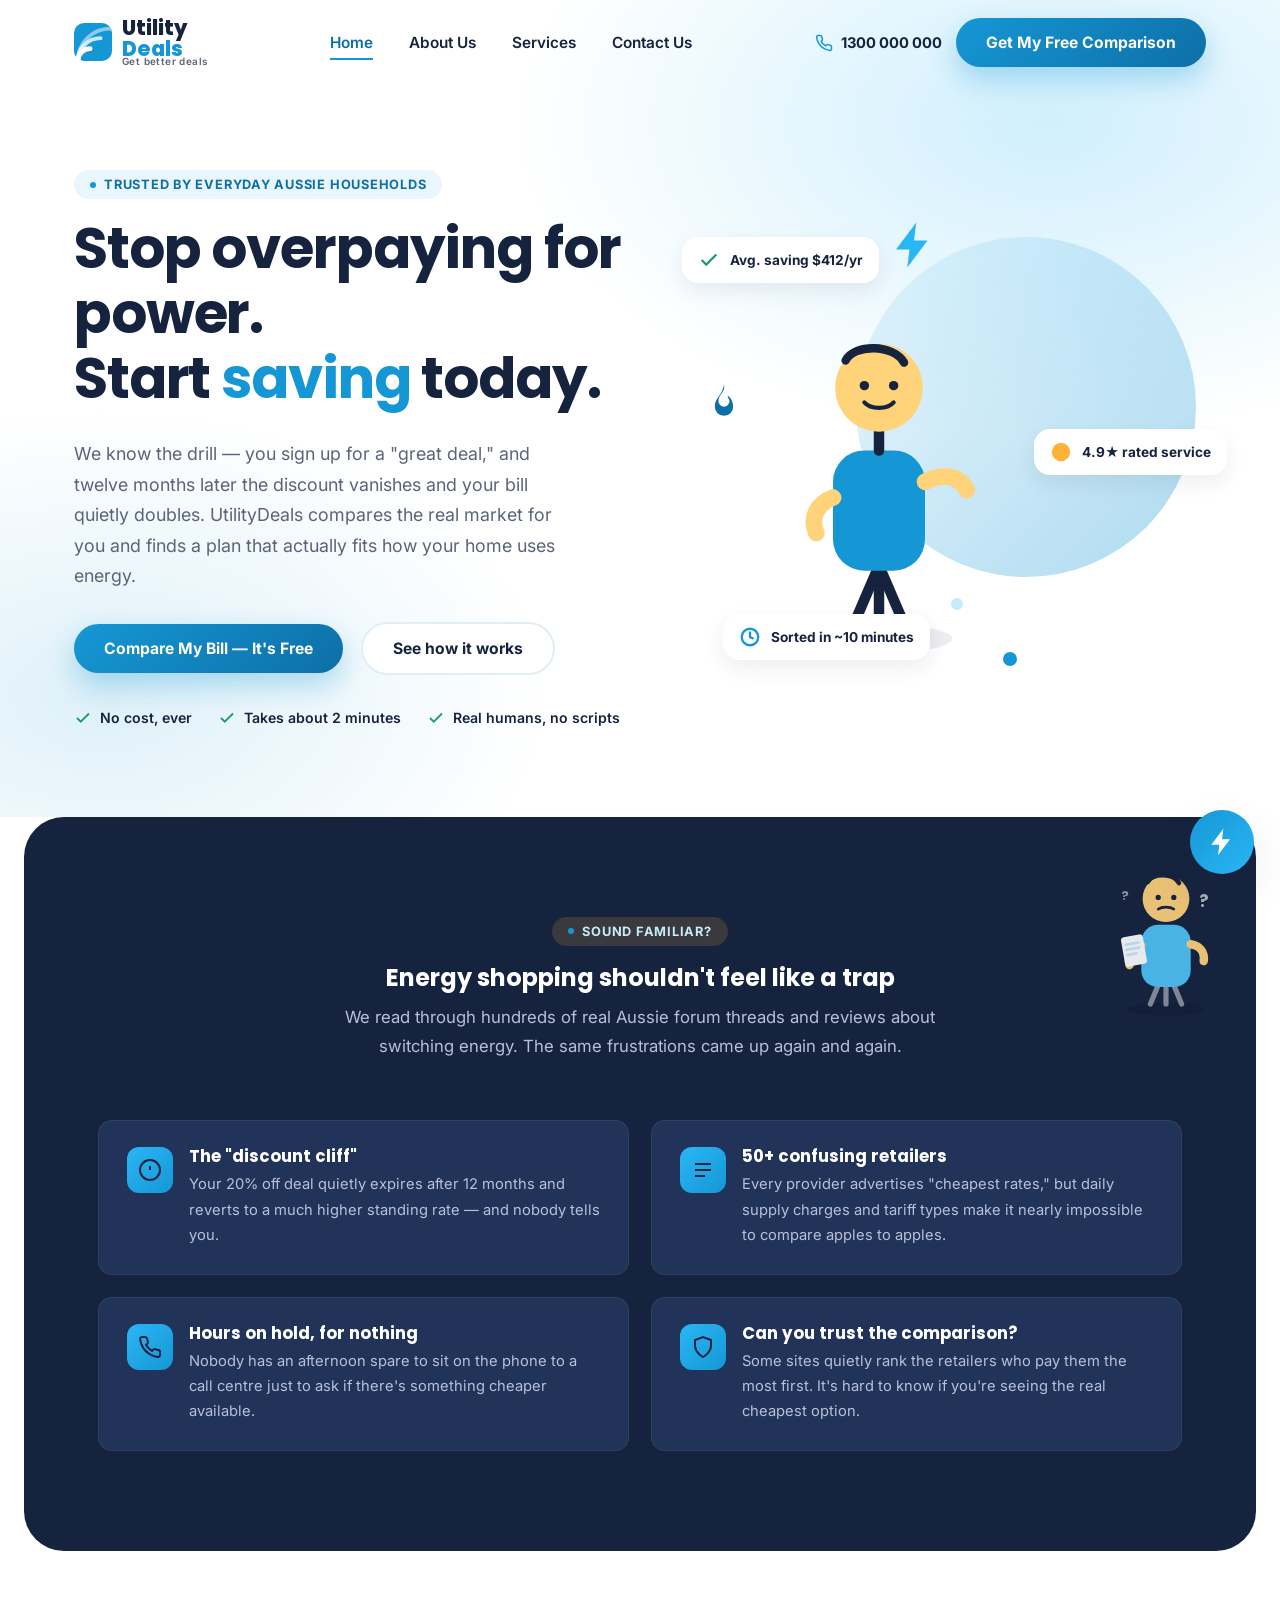
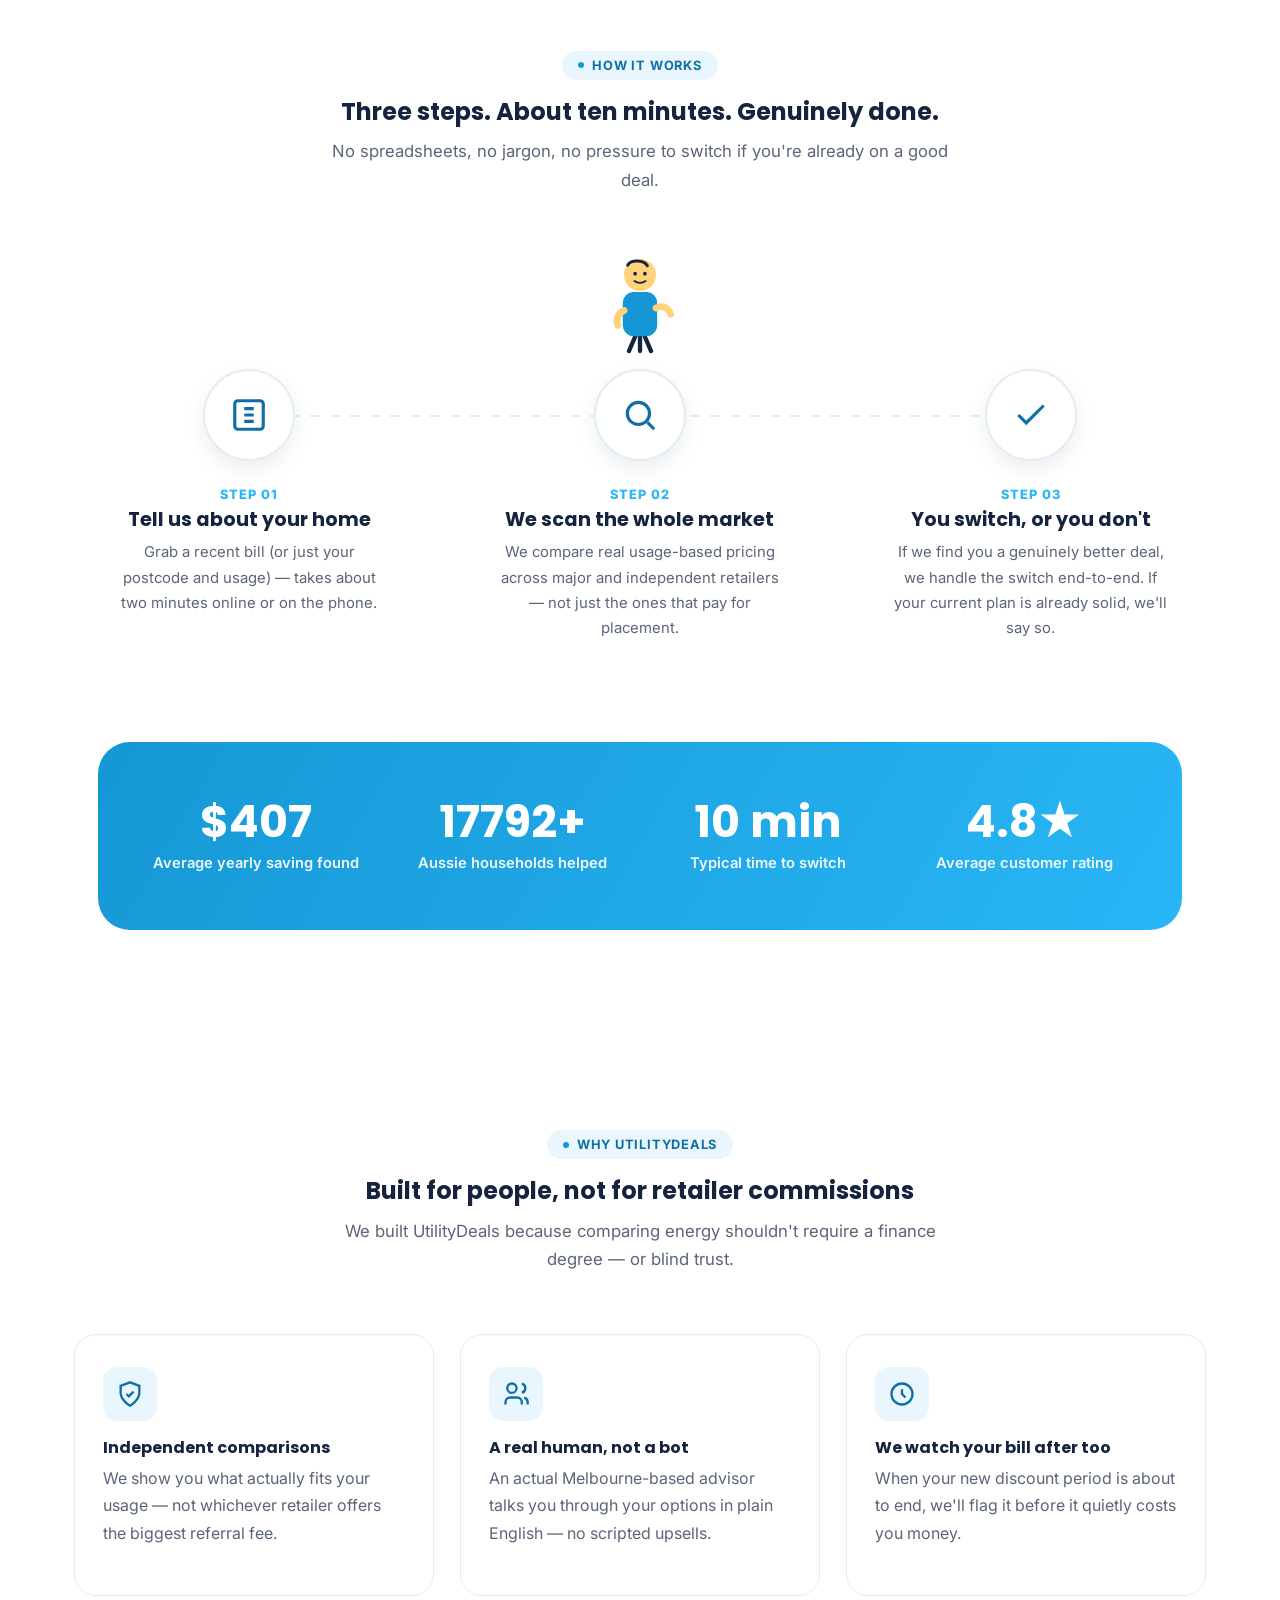
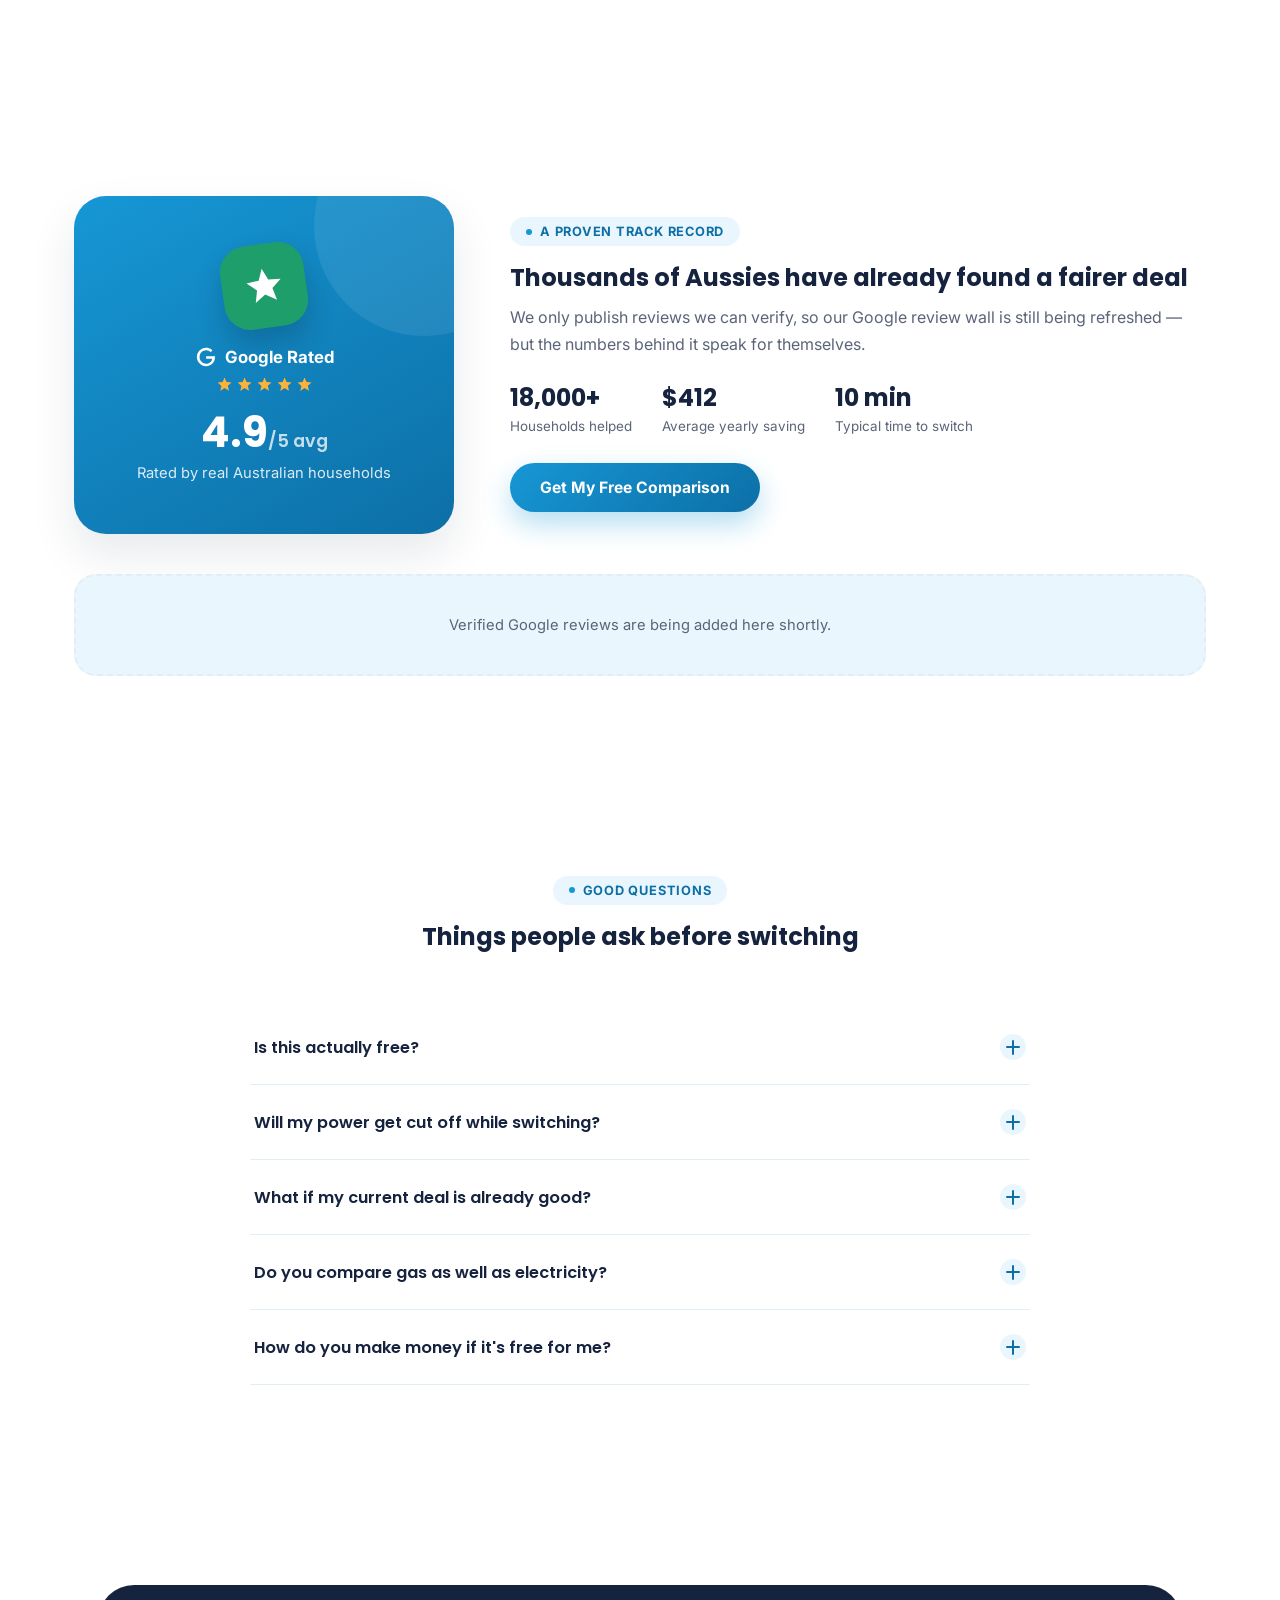
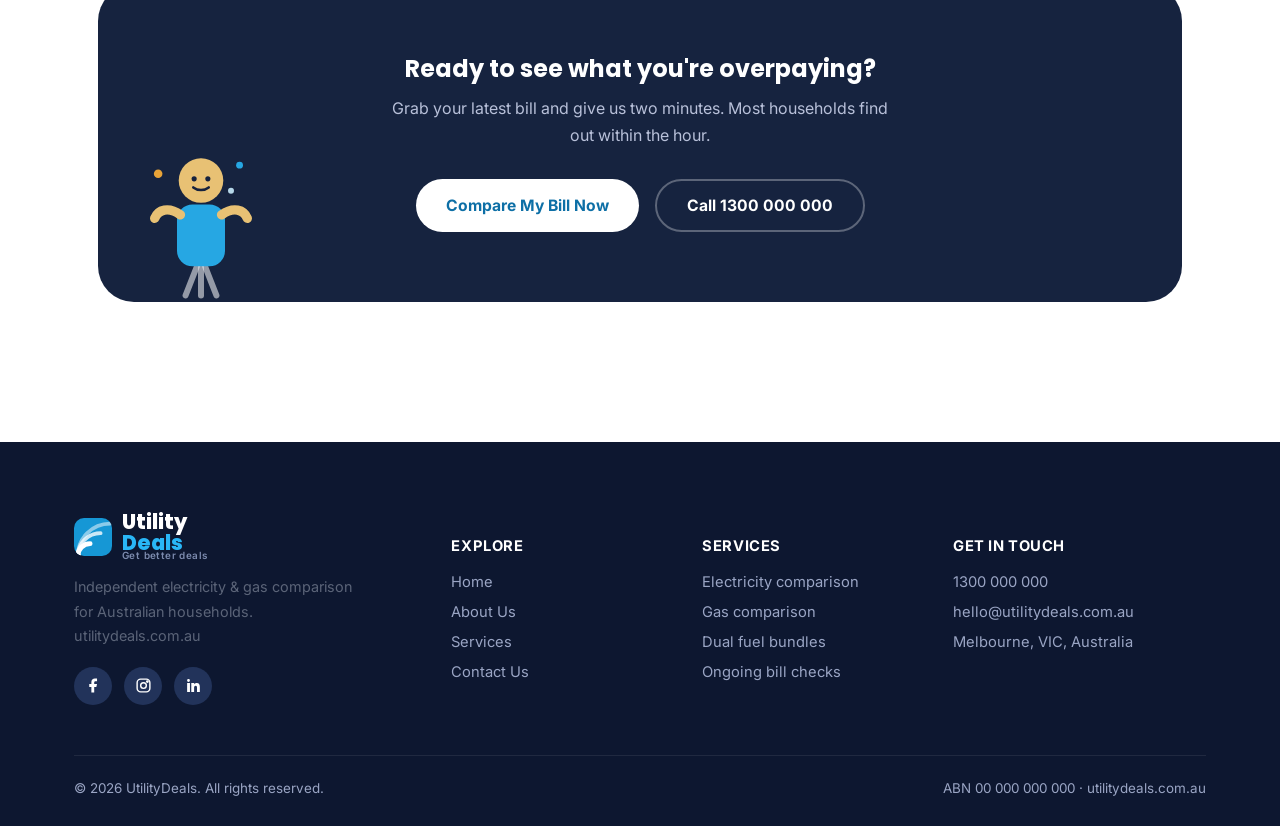
<file: index.html>
<!DOCTYPE html>
<html lang="en-AU">
<head>
<meta charset="UTF-8">
<meta name="viewport" content="width=device-width, initial-scale=1.0">
<title>UtilityDeals — Stop Overpaying for Power. Start Saving Today.</title>
<meta name="description" content="UtilityDeals compares electricity and gas plans from Australia's retailers and finds you a genuinely better deal — no bias, no jargon, no hold music.">
<link rel="preconnect" href="https://fonts.googleapis.com">
<link rel="preconnect" href="https://fonts.gstatic.com" crossorigin>
<link href="https://fonts.googleapis.com/css2?family=Inter:wght@400;500;600;700;800&family=Poppins:wght@600;700;800&display=swap" rel="stylesheet">
<link rel="stylesheet" href="css/style.css">
</head>
<body>

<!-- ============ HEADER ============ -->
<header class="site-header">
  <div class="container nav-inner">
    <a href="index.html" class="logo">
      <span class="mark">
        <svg viewBox="0 0 40 40" fill="none"><path d="M4 40a34 34 0 0 1 34-34" stroke="#fff" stroke-width="4" stroke-linecap="round" opacity=".5"/><path d="M4 40a24 24 0 0 1 24-24" stroke="#fff" stroke-width="4" stroke-linecap="round" opacity=".78"/><path d="M4 40a13 13 0 0 1 13-13" stroke="#fff" stroke-width="5" stroke-linecap="round"/><circle cx="4" cy="40" r="3.4" fill="#fff"/></svg>
      </span>
      <span class="logo-word">Utility<span class="hub">Deals</span><span class="tagline">Get better deals</span></span>
    </a>
    <nav class="nav-links">
      <a href="index.html">Home</a>
      <a href="about.html">About Us</a>
      <a href="services.html">Services</a>
      <a href="contact.html">Contact Us</a>
    </nav>
    <div class="nav-cta">
      <a href="tel:1300000000" class="nav-phone">
        <svg viewBox="0 0 24 24" fill="none" stroke="currentColor" stroke-width="2"><path d="M22 16.92v3a2 2 0 0 1-2.18 2 19.79 19.79 0 0 1-8.63-3.07 19.5 19.5 0 0 1-6-6 19.79 19.79 0 0 1-3.07-8.67A2 2 0 0 1 4.11 2h3a2 2 0 0 1 2 1.72c.127.96.362 1.903.7 2.81a2 2 0 0 1-.45 2.11L8.09 9.91a16 16 0 0 0 6 6l1.27-1.27a2 2 0 0 1 2.11-.45c.907.338 1.85.573 2.81.7A2 2 0 0 1 22 16.92z"/></svg>
        1300 000 000
      </a>
      <a href="contact.html" class="btn btn-primary">Get My Free Comparison</a>
    </div>
    <button class="menu-toggle" aria-label="Menu"><span></span><span></span><span></span></button>
  </div>
</header>

<!-- ============ HERO ============ -->
<section class="hero">
  <div class="container hero-grid">
    <div class="hero-copy">
      <div class="eyebrow reveal in"><span class="dot"></span> Trusted by everyday Aussie households</div>
      <h1 class="reveal in">Stop overpaying for power.<br>Start <span class="accent">saving</span> today.</h1>
      <p class="hero-sub reveal in">We know the drill — you sign up for a "great deal," and twelve months later the discount vanishes and your bill quietly doubles. UtilityDeals compares the real market for you and finds a plan that actually fits how your home uses energy.</p>
      <div class="hero-actions reveal in">
        <a href="contact.html" class="btn btn-primary">Compare My Bill — It's Free</a>
        <a href="services.html" class="btn btn-ghost">See how it works</a>
      </div>
      <div class="hero-trust reveal in">
        <div class="item"><svg viewBox="0 0 24 24" fill="none" stroke="currentColor" stroke-width="2.5"><path d="M20 6 9 17l-5-5"/></svg> No cost, ever</div>
        <div class="item"><svg viewBox="0 0 24 24" fill="none" stroke="currentColor" stroke-width="2.5"><path d="M20 6 9 17l-5-5"/></svg> Takes about 2 minutes</div>
        <div class="item"><svg viewBox="0 0 24 24" fill="none" stroke="currentColor" stroke-width="2.5"><path d="M20 6 9 17l-5-5"/></svg> Real humans, no scripts</div>
      </div>
    </div>

    <div class="hero-art">
      <div class="blob" data-depth="10" style="width:340px;height:340px;top:6%;right:2%;background:linear-gradient(135deg,var(--gold-light),var(--coral));opacity:.35;"></div>

      <!-- Mascot character -->
      <svg data-depth="18" class="walk-cycle" style="position:absolute;left:14%;bottom:6%;width:230px" viewBox="0 0 220 320" fill="none">
        <ellipse cx="110" cy="300" rx="70" ry="14" fill="#16233F" opacity=".08"/>
        <path d="M110 300v-70" stroke="#16233F" stroke-width="10" stroke-linecap="round"/>
        <path d="M110 230 80 300M110 230l30 70" stroke="#16233F" stroke-width="10" stroke-linecap="round"/>
        <rect x="66" y="120" width="88" height="115" rx="30" fill="#1697D5"/>
        <path d="M110 120V90" stroke="#16233F" stroke-width="10" stroke-linecap="round"/>
        <g class="wave-hand">
          <path d="M154 150c20-10 34-4 40 8" stroke="#FFD37A" stroke-width="16" stroke-linecap="round"/>
        </g>
        <path d="M66 165c-16 6-22 20-16 34" stroke="#FFD37A" stroke-width="16" stroke-linecap="round"/>
        <circle cx="110" cy="60" r="42" fill="#FFD37A"/>
        <circle cx="96" cy="58" r="4.5" fill="#16233F"/>
        <circle cx="124" cy="58" r="4.5" fill="#16233F"/>
        <path d="M96 74c6 7 22 7 28 0" stroke="#16233F" stroke-width="4" stroke-linecap="round"/>
        <path d="M78 34c8-16 46-16 56 2" stroke="#16233F" stroke-width="8" stroke-linecap="round" fill="none"/>
      </svg>

      <!-- floating lightning + flame + coins -->
      <svg data-depth="30" class="spark" style="position:absolute;top:2%;left:38%;width:54px" viewBox="0 0 24 24" fill="none"><path d="M13 2 4 14h6l-1 8 9-12h-6l1-8Z" fill="#29B6F6"/></svg>
      <svg data-depth="24" style="position:absolute;top:36%;left:2%;width:44px" viewBox="0 0 24 24" fill="none"><path d="M12 2c1 4-3 5-3 9a3 3 0 0 0 6 0c0-1-1-2-1-3 2 1 3 4 3 6a5 5 0 0 1-10 0c0-5 4-6 5-12Z" fill="#0D6FA6"/></svg>

      <div class="coin-drift" style="position:absolute;left:40%;bottom:10%;width:26px;height:26px;border-radius:50%;background:var(--gold);border:3px solid #fff;box-shadow:var(--shadow-sm)"></div>
      <div class="coin-drift d2" style="position:absolute;left:60%;bottom:4%;width:20px;height:20px;border-radius:50%;background:var(--coral);border:3px solid #fff;"></div>
      <div class="coin-drift d3" style="position:absolute;left:50%;bottom:16%;width:16px;height:16px;border-radius:50%;background:var(--gold-light);border:2px solid #fff;"></div>

      <div class="float-badge badge-1" data-depth="-14">
        <svg viewBox="0 0 24 24" fill="none" stroke="var(--green)" stroke-width="2.5"><path d="M20 6 9 17l-5-5"/></svg>
        Avg. saving $412/yr
      </div>
      <div class="float-badge badge-2" data-depth="-10">
        <svg viewBox="0 0 24 24" fill="none"><circle cx="12" cy="12" r="10" fill="#FFB238"/></svg>
        4.9★ rated service
      </div>
      <div class="float-badge badge-3" data-depth="-18">
        <svg viewBox="0 0 24 24" fill="none" stroke="var(--coral)" stroke-width="2.5"><path d="M12 6v6l4 2"/><circle cx="12" cy="12" r="9"/></svg>
        Sorted in ~10 minutes
      </div>
    </div>
  </div>
</section>

<!-- ============ PAIN POINTS ============ -->
<section class="pain-section">
  <div class="container">
    <div class="section-head reveal">
      <div class="eyebrow" style="background:rgba(255,178,56,.15);color:var(--gold-light)"><span class="dot"></span> Sound familiar?</div>
      <h2>Energy shopping shouldn't feel like a trap</h2>
      <p>We read through hundreds of real Aussie forum threads and reviews about switching energy. The same frustrations came up again and again.</p>
    </div>

    <svg style="position:absolute;top:6%;right:2%;width:130px;opacity:.9" viewBox="0 0 200 240" fill="none">
      <ellipse cx="100" cy="228" rx="60" ry="10" fill="#000" opacity=".12"/>
      <path d="M100 220v-58" stroke="#fff" stroke-width="8" stroke-linecap="round" opacity=".5"/>
      <path d="M100 162 76 220M100 162l24 58" stroke="#fff" stroke-width="8" stroke-linecap="round" opacity=".5"/>
      <rect x="62" y="98" width="76" height="96" rx="26" fill="#4FC3F7"/>
      <path d="M62 130c-14 4-22 16-18 30" stroke="#FFD37A" stroke-width="13" stroke-linecap="round"/>
      <rect x="30" y="118" width="34" height="46" rx="5" fill="#fff" transform="rotate(-10 30 118)"/>
      <path d="M36 130h20M36 138h20M36 146h14" stroke="#C7EBFC" stroke-width="4" stroke-linecap="round" transform="rotate(-10 30 118)"/>
      <path d="M138 128c14 2 22 12 20 26" stroke="#FFD37A" stroke-width="13" stroke-linecap="round"/>
      <circle cx="100" cy="58" r="36" fill="#FFD37A"/>
      <circle cx="88" cy="56" r="4" fill="#16233F"/><circle cx="112" cy="56" r="4" fill="#16233F"/>
      <path d="M88 74c6-4 18-4 24 0" stroke="#16233F" stroke-width="4" stroke-linecap="round"/>
      <path d="M72 32c8-14 40-14 48 2" stroke="#16233F" stroke-width="7" stroke-linecap="round" fill="none"/>
      <text x="150" y="70" font-size="26" fill="#fff" font-family="Poppins,sans-serif" font-weight="700" opacity=".7">?</text>
      <text x="30" y="60" font-size="20" fill="#fff" font-family="Poppins,sans-serif" font-weight="700" opacity=".55">?</text>
    </svg>

    <div class="pain-grid stagger">
      <div class="pain-card reveal">
        <div class="ico"><svg viewBox="0 0 24 24" fill="none" stroke="#16233F" stroke-width="2"><path d="M12 8v4M12 16h.01"/><circle cx="12" cy="12" r="10"/></svg></div>
        <div><h4>The "discount cliff"</h4><p>Your 20% off deal quietly expires after 12 months and reverts to a much higher standing rate — and nobody tells you.</p></div>
      </div>
      <div class="pain-card reveal">
        <div class="ico"><svg viewBox="0 0 24 24" fill="none" stroke="#16233F" stroke-width="2"><path d="M4 6h16M4 12h16M4 18h10"/></svg></div>
        <div><h4>50+ confusing retailers</h4><p>Every provider advertises "cheapest rates," but daily supply charges and tariff types make it nearly impossible to compare apples to apples.</p></div>
      </div>
      <div class="pain-card reveal">
        <div class="ico"><svg viewBox="0 0 24 24" fill="none" stroke="#16233F" stroke-width="2"><path d="M22 16.92v3a2 2 0 0 1-2.18 2 19.79 19.79 0 0 1-8.63-3.07 19.5 19.5 0 0 1-6-6 19.79 19.79 0 0 1-3.07-8.67A2 2 0 0 1 4.11 2h3a2 2 0 0 1 2 1.72c.127.96.362 1.903.7 2.81a2 2 0 0 1-.45 2.11L8.09 9.91a16 16 0 0 0 6 6l1.27-1.27a2 2 0 0 1 2.11-.45c.907.338 1.85.573 2.81.7A2 2 0 0 1 22 16.92z"/></svg></div>
        <div><h4>Hours on hold, for nothing</h4><p>Nobody has an afternoon spare to sit on the phone to a call centre just to ask if there's something cheaper available.</p></div>
      </div>
      <div class="pain-card reveal">
        <div class="ico"><svg viewBox="0 0 24 24" fill="none" stroke="#16233F" stroke-width="2"><path d="M12 22s8-4.5 8-11V5l-8-3-8 3v6c0 6.5 8 11 8 11Z"/></svg></div>
        <div><h4>Can you trust the comparison?</h4><p>Some sites quietly rank the retailers who pay them the most first. It's hard to know if you're seeing the real cheapest option.</p></div>
      </div>
    </div>
  </div>
</section>

<!-- ============ HOW IT WORKS ============ -->
<section class="steps">
  <div class="container">
    <div class="section-head reveal">
      <div class="eyebrow"><span class="dot"></span> How it works</div>
      <h2>Three steps. About ten minutes. Genuinely done.</h2>
      <p>No spreadsheets, no jargon, no pressure to switch if you're already on a good deal.</p>
    </div>
    <svg class="walk-cycle" style="position:relative;display:block;width:86px;margin:0 auto 10px" viewBox="0 0 140 170" fill="none">
      <path d="M70 158v-42" stroke="#16233F" stroke-width="7" stroke-linecap="round"/>
      <path d="M70 116 52 158M70 116l18 42" stroke="#16233F" stroke-width="7" stroke-linecap="round"/>
      <rect x="42" y="62" width="56" height="72" rx="18" fill="#1697D5"/>
      <g class="wave-hand"><path d="M96 88c12-6 20 0 24 10" stroke="#FFD37A" stroke-width="11" stroke-linecap="round"/></g>
      <path d="M44 92c-10 4-14 14-10 24" stroke="#FFD37A" stroke-width="11" stroke-linecap="round"/>
      <circle cx="70" cy="34" r="26" fill="#FFD37A"/>
      <circle cx="62" cy="32" r="3" fill="#16233F"/><circle cx="78" cy="32" r="3" fill="#16233F"/>
      <path d="M61 44c5 4 13 4 18 0" stroke="#16233F" stroke-width="3" stroke-linecap="round"/>
      <path d="M50 18c5-9 26-9 32 1" stroke="#16233F" stroke-width="5" stroke-linecap="round" fill="none"/>
    </svg>
    <div class="steps-track stagger">
      <div class="step reveal">
        <div class="step-num"><svg viewBox="0 0 24 24" fill="none" stroke="currentColor" stroke-width="2"><path d="M9 12h6M9 16h6M9 8h6M5 21h14a2 2 0 0 0 2-2V5a2 2 0 0 0-2-2H5a2 2 0 0 0-2 2v14a2 2 0 0 0 2 2Z"/></svg></div>
        <span class="step-tag">Step 01</span>
        <h3>Tell us about your home</h3>
        <p>Grab a recent bill (or just your postcode and usage) — takes about two minutes online or on the phone.</p>
      </div>
      <div class="step reveal">
        <div class="step-num"><svg viewBox="0 0 24 24" fill="none" stroke="currentColor" stroke-width="2"><circle cx="11" cy="11" r="7"/><path d="m21 21-4.3-4.3"/></svg></div>
        <span class="step-tag">Step 02</span>
        <h3>We scan the whole market</h3>
        <p>We compare real usage-based pricing across major and independent retailers — not just the ones that pay for placement.</p>
      </div>
      <div class="step reveal">
        <div class="step-num"><svg viewBox="0 0 24 24" fill="none" stroke="currentColor" stroke-width="2"><path d="M20 6 9 17l-5-5"/></svg></div>
        <span class="step-tag">Step 03</span>
        <h3>You switch, or you don't</h3>
        <p>If we find you a genuinely better deal, we handle the switch end-to-end. If your current plan is already solid, we'll say so.</p>
      </div>
    </div>
  </div>
</section>

<!-- ============ STATS ============ -->
<section style="padding-top:0">
  <div class="container">
    <div class="stats-band reveal-scale">
      <div class="stats-grid">
        <div class="stat"><h3><span data-count="412" data-prefix="$">0</span></h3><p>Average yearly saving found</p></div>
        <div class="stat"><h3><span data-count="18000" data-suffix="+">0</span></h3><p>Aussie households helped</p></div>
        <div class="stat"><h3><span data-count="10" data-suffix=" min">0</span></h3><p>Typical time to switch</p></div>
        <div class="stat"><h3><span data-count="4.9" data-suffix="★">0</span></h3><p>Average customer rating</p></div>
      </div>
    </div>
  </div>
</section>

<!-- ============ DIFFERENCE ============ -->
<section>
  <div class="container">
    <div class="section-head reveal">
      <div class="eyebrow"><span class="dot"></span> Why UtilityDeals</div>
      <h2>Built for people, not for retailer commissions</h2>
      <p>We built UtilityDeals because comparing energy shouldn't require a finance degree — or blind trust.</p>
    </div>
    <div class="diff-grid stagger">
      <div class="diff-card reveal">
        <div class="ico"><svg viewBox="0 0 24 24" fill="none" stroke="currentColor" stroke-width="2"><path d="M12 22s8-4.5 8-11V5l-8-3-8 3v6c0 6.5 8 11 8 11Z"/><path d="m9 12 2 2 4-4"/></svg></div>
        <h4>Independent comparisons</h4>
        <p>We show you what actually fits your usage — not whichever retailer offers the biggest referral fee.</p>
      </div>
      <div class="diff-card reveal">
        <div class="ico"><svg viewBox="0 0 24 24" fill="none" stroke="currentColor" stroke-width="2"><path d="M17 21v-2a4 4 0 0 0-4-4H7a4 4 0 0 0-4 4v2M12.5 7a4 4 0 1 1-8 0 4 4 0 0 1 8 0ZM22 21v-2a4 4 0 0 0-3-3.87M17 3.13a4 4 0 0 1 0 7.75"/></svg></div>
        <h4>A real human, not a bot</h4>
        <p>An actual Melbourne-based advisor talks you through your options in plain English — no scripted upsells.</p>
      </div>
      <div class="diff-card reveal">
        <div class="ico"><svg viewBox="0 0 24 24" fill="none" stroke="currentColor" stroke-width="2"><path d="M12 8v4l3 3"/><circle cx="12" cy="12" r="9"/></svg></div>
        <h4>We watch your bill after too</h4>
        <p>When your new discount period is about to end, we'll flag it before it quietly costs you money.</p>
      </div>
    </div>
  </div>
</section>

<!-- ============ TRUST / TRACK RECORD ============ -->
<section>
  <div class="container">
    <div class="proof-grid">
      <div class="proof-card reveal-scale">
        <div class="proof-badge">
          <svg viewBox="0 0 24 24" fill="currentColor"><path d="M12 2l2.9 6.6 7.1.6-5.4 4.6 1.7 7-6.3-3.9L6 21l1.7-7L2.3 9.2l7.1-.6L12 2Z"/></svg>
        </div>
        <div class="g-row">
          <svg viewBox="0 0 24 24"><path fill="#fff" d="M21.35 11.1h-9.17v2.73h6.51c-.33 3.81-3.5 5.44-6.5 5.44C8.36 19.27 5 16.25 5 12s3.36-7.27 7.19-7.27c3.09 0 4.9 1.97 4.9 1.97L19 4.72S16.56 2 12.1 2C6.42 2 2.03 6.8 2.03 12s4.39 10 10.07 10c5 0 9.68-3.5 9.68-9.6 0-1.2-.16-2.3-.16-2.3Z"/></svg>
          <strong style="font-size:1.05rem">Google Rated</strong>
        </div>
        <div class="stars">
          <svg viewBox="0 0 24 24" fill="currentColor"><path d="M12 2l2.9 6.6 7.1.6-5.4 4.6 1.7 7-6.3-3.9L6 21l1.7-7L2.3 9.2l7.1-.6L12 2Z"/></svg>
          <svg viewBox="0 0 24 24" fill="currentColor"><path d="M12 2l2.9 6.6 7.1.6-5.4 4.6 1.7 7-6.3-3.9L6 21l1.7-7L2.3 9.2l7.1-.6L12 2Z"/></svg>
          <svg viewBox="0 0 24 24" fill="currentColor"><path d="M12 2l2.9 6.6 7.1.6-5.4 4.6 1.7 7-6.3-3.9L6 21l1.7-7L2.3 9.2l7.1-.6L12 2Z"/></svg>
          <svg viewBox="0 0 24 24" fill="currentColor"><path d="M12 2l2.9 6.6 7.1.6-5.4 4.6 1.7 7-6.3-3.9L6 21l1.7-7L2.3 9.2l7.1-.6L12 2Z"/></svg>
          <svg viewBox="0 0 24 24" fill="currentColor"><path d="M12 2l2.9 6.6 7.1.6-5.4 4.6 1.7 7-6.3-3.9L6 21l1.7-7L2.3 9.2l7.1-.6L12 2Z"/></svg>
        </div>
        <h3>4.9<span>/5 avg</span></h3>
        <p>Rated by real Australian households</p>
      </div>
      <div class="proof-text reveal">
        <div class="eyebrow"><span class="dot"></span> A proven track record</div>
        <h2>Thousands of Aussies have already found a fairer deal</h2>
        <p>We only publish reviews we can verify, so our Google review wall is still being refreshed — but the numbers behind it speak for themselves.</p>
        <div class="mini-stats">
          <div><strong>18,000+</strong><span>Households helped</span></div>
          <div><strong>$412</strong><span>Average yearly saving</span></div>
          <div><strong>10 min</strong><span>Typical time to switch</span></div>
        </div>
        <a href="contact.html" class="btn btn-primary">Get My Free Comparison</a>
      </div>
    </div>
    <div class="review-placeholder reveal">
      Verified Google reviews are being added here shortly.
    </div>
  </div>
</section>

<!-- ============ FAQ ============ -->
<section>
  <div class="container">
    <div class="section-head reveal">
      <div class="eyebrow"><span class="dot"></span> Good questions</div>
      <h2>Things people ask before switching</h2>
    </div>
    <div class="faq-list stagger">
      <div class="faq-item reveal">
        <button class="faq-q">Is this actually free? <span class="plus"></span></button>
        <div class="faq-a"><p>Yes — completely. We're paid a referral fee by the retailer only if you choose to switch, so it never costs you a cent to compare, and there's zero obligation to move.</p></div>
      </div>
      <div class="faq-item reveal">
        <button class="faq-q">Will my power get cut off while switching? <span class="plus"></span></button>
        <div class="faq-a"><p>No. Switching retailers doesn't involve any physical changes to your connection — there's no risk of an outage, and there's nothing you need to do on the day.</p></div>
      </div>
      <div class="faq-item reveal">
        <button class="faq-q">What if my current deal is already good? <span class="plus"></span></button>
        <div class="faq-a"><p>Then we'll tell you straight up. We're not here to switch you for the sake of it — about 1 in 5 customers we check are already on a solid plan, and we say so.</p></div>
      </div>
      <div class="faq-item reveal">
        <button class="faq-q">Do you compare gas as well as electricity? <span class="plus"></span></button>
        <div class="faq-a"><p>Yes — electricity, gas, and dual-fuel bundles across every state where deregulated retail competition applies (NSW, VIC, SA, QLD, ACT, TAS).</p></div>
      </div>
      <div class="faq-item reveal">
        <button class="faq-q">How do you make money if it's free for me? <span class="plus"></span></button>
        <div class="faq-a"><p>Retailers pay us a small fee when we successfully connect a new customer — the same amount regardless of which retailer you choose, so we have no incentive to steer you anywhere.</p></div>
      </div>
    </div>
  </div>
</section>

<!-- ============ CTA BANNER ============ -->
<section>
  <div class="container">
    <div class="cta-banner reveal-scale">
      <svg class="walk-cycle" style="position:absolute;left:4%;bottom:0;width:120px;opacity:.9" viewBox="0 0 140 180" fill="none">
        <path d="M70 172v-46" stroke="#fff" stroke-width="7" stroke-linecap="round" opacity=".6"/>
        <path d="M70 126 52 172M70 126l18 46" stroke="#fff" stroke-width="7" stroke-linecap="round" opacity=".6"/>
        <rect x="42" y="66" width="56" height="72" rx="18" fill="#29B6F6"/>
        <path d="M46 78c-14-10-26-6-30 4" stroke="#FFD37A" stroke-width="11" stroke-linecap="round"/>
        <path d="M94 78c14-10 26-6 30 4" stroke="#FFD37A" stroke-width="11" stroke-linecap="round"/>
        <circle cx="70" cy="38" r="26" fill="#FFD37A"/>
        <circle cx="62" cy="36" r="3" fill="#16233F"/><circle cx="78" cy="36" r="3" fill="#16233F"/>
        <path d="M61 46c5 4 13 4 18 0" stroke="#16233F" stroke-width="3" stroke-linecap="round"/>
        <circle cx="20" cy="30" r="5" fill="#FFB238" class="coin-drift"/>
        <circle cx="115" cy="20" r="4" fill="#29B6F6" class="coin-drift d2"/>
        <circle cx="105" cy="50" r="3.5" fill="#C7EBFC" class="coin-drift d3"/>
      </svg>
      <h2>Ready to see what you're overpaying?</h2>
      <p>Grab your latest bill and give us two minutes. Most households find out within the hour.</p>
      <div class="actions">
        <a href="contact.html" class="btn btn-light">Compare My Bill Now</a>
        <a href="tel:1300000000" class="btn" style="background:transparent;color:#fff;border:2px solid rgba(255,255,255,.3)">Call 1300 000 000</a>
      </div>
    </div>
  </div>
</section>

<!-- ============ FOOTER ============ -->
<footer class="site-footer">
  <div class="container">
    <div class="footer-grid">
      <div class="footer-brand">
        <a href="index.html" class="logo"><span class="mark"><svg viewBox="0 0 40 40" fill="none"><path d="M4 40a34 34 0 0 1 34-34" stroke="#fff" stroke-width="4" stroke-linecap="round" opacity=".5"/><path d="M4 40a24 24 0 0 1 24-24" stroke="#fff" stroke-width="4" stroke-linecap="round" opacity=".78"/><path d="M4 40a13 13 0 0 1 13-13" stroke="#fff" stroke-width="5" stroke-linecap="round"/><circle cx="4" cy="40" r="3.4" fill="#fff"/></svg></span><span class="logo-word">Utility<span class="hub" style="color:var(--gold)">Deals</span><span class="tagline" style="color:#7C8BAE">Get better deals</span></span></a>
        <p>Independent electricity &amp; gas comparison for Australian households. utilitydeals.com.au</p>
        <div class="footer-social">
          <a href="#" aria-label="Facebook"><svg viewBox="0 0 24 24" fill="currentColor"><path d="M13 22v-8h3l1-4h-4V8c0-1.1.4-2 2-2h2V2h-3c-3 0-5 1.8-5 5v3H6v4h3v8h4Z"/></svg></a>
          <a href="#" aria-label="Instagram"><svg viewBox="0 0 24 24" fill="none" stroke="currentColor" stroke-width="2"><rect x="3" y="3" width="18" height="18" rx="5"/><circle cx="12" cy="12" r="4"/><circle cx="17.5" cy="6.5" r="1"/></svg></a>
          <a href="#" aria-label="LinkedIn"><svg viewBox="0 0 24 24" fill="currentColor"><path d="M6.94 5a2 2 0 1 1-4-.02 2 2 0 0 1 4 .02ZM3 8.5h4V21H3V8.5Zm6.5 0H13v1.7h.06c.5-.9 1.7-1.9 3.5-1.9 3.7 0 4.4 2.4 4.4 5.6V21h-4v-5.7c0-1.4 0-3.1-1.9-3.1s-2.2 1.5-2.2 3v5.8h-4V8.5Z"/></svg></a>
        </div>
      </div>
      <div>
        <h5>Explore</h5>
        <ul>
          <li><a href="index.html">Home</a></li>
          <li><a href="about.html">About Us</a></li>
          <li><a href="services.html">Services</a></li>
          <li><a href="contact.html">Contact Us</a></li>
        </ul>
      </div>
      <div>
        <h5>Services</h5>
        <ul>
          <li><a href="services.html">Electricity comparison</a></li>
          <li><a href="services.html">Gas comparison</a></li>
          <li><a href="services.html">Dual fuel bundles</a></li>
          <li><a href="services.html">Ongoing bill checks</a></li>
        </ul>
      </div>
      <div>
        <h5>Get in touch</h5>
        <ul>
          <li>1300 000 000</li>
          <li>hello@utilitydeals.com.au</li>
          <li>Melbourne, VIC, Australia</li>
        </ul>
      </div>
    </div>
    <div class="footer-bottom">
      <span>© 2026 UtilityDeals. All rights reserved.</span>
      <span>ABN 00 000 000 000 · utilitydeals.com.au</span>
    </div>
  </div>
</footer>

<a href="contact.html" class="mascot-fab" aria-label="Get a free comparison" title="Get a free comparison">
  <svg viewBox="0 0 24 24" fill="none"><path d="M13 2 4 14h6l-1 8 9-12h-6l1-8Z" fill="currentColor"/></svg>
</a>

<script src="js/main.js"></script>
</body>
</html>
</file>
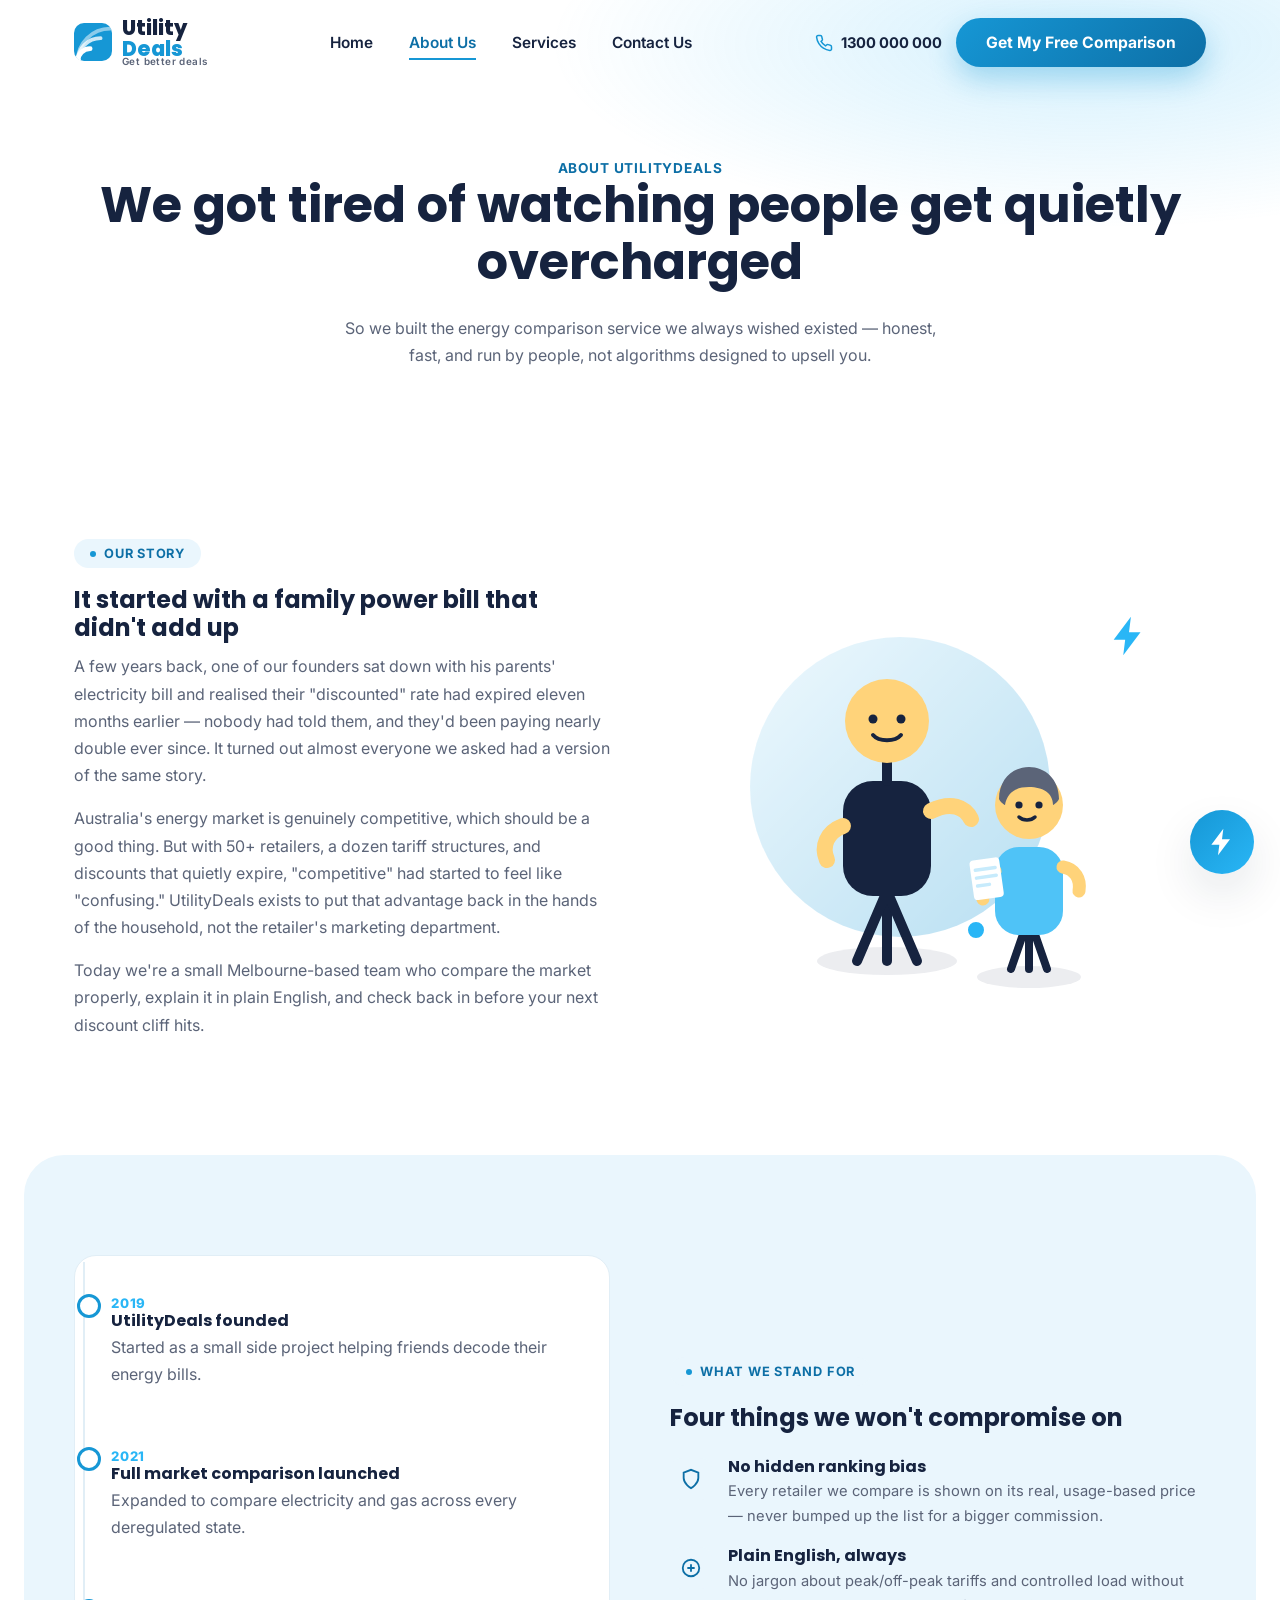
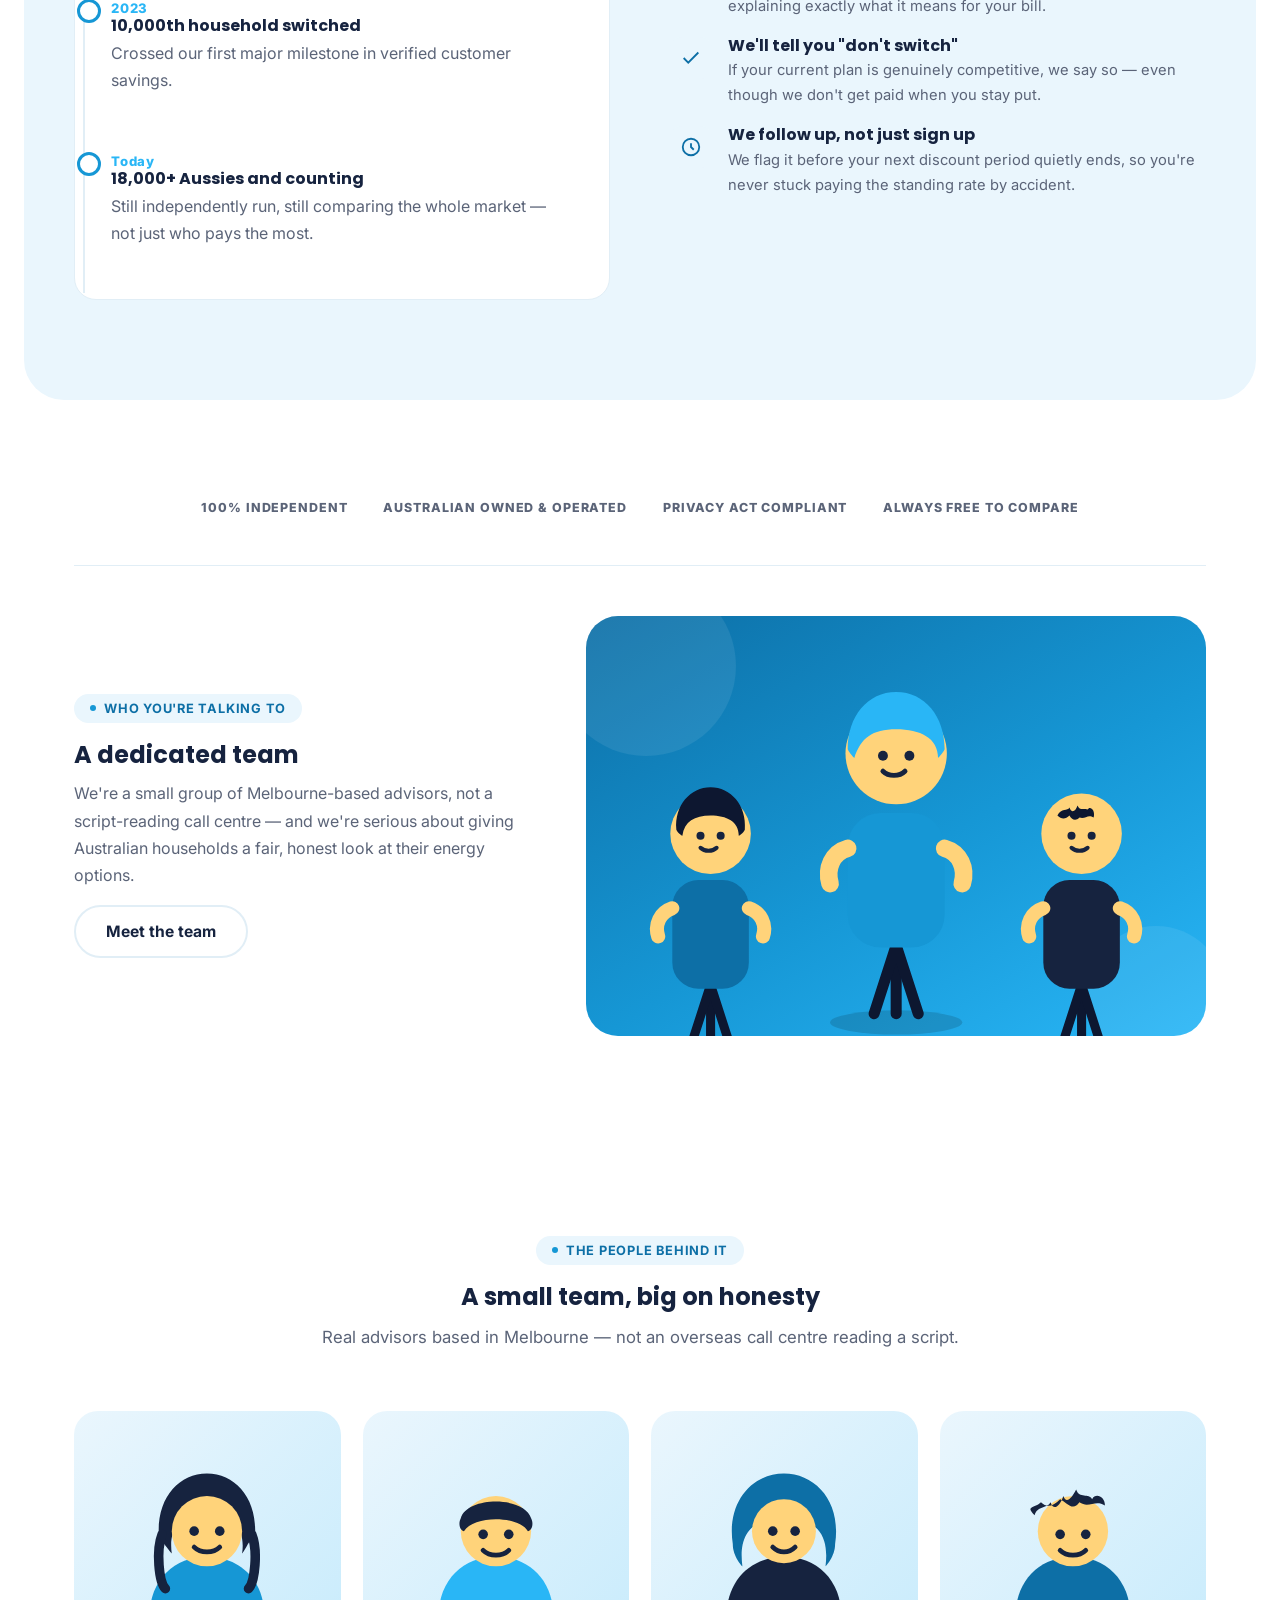
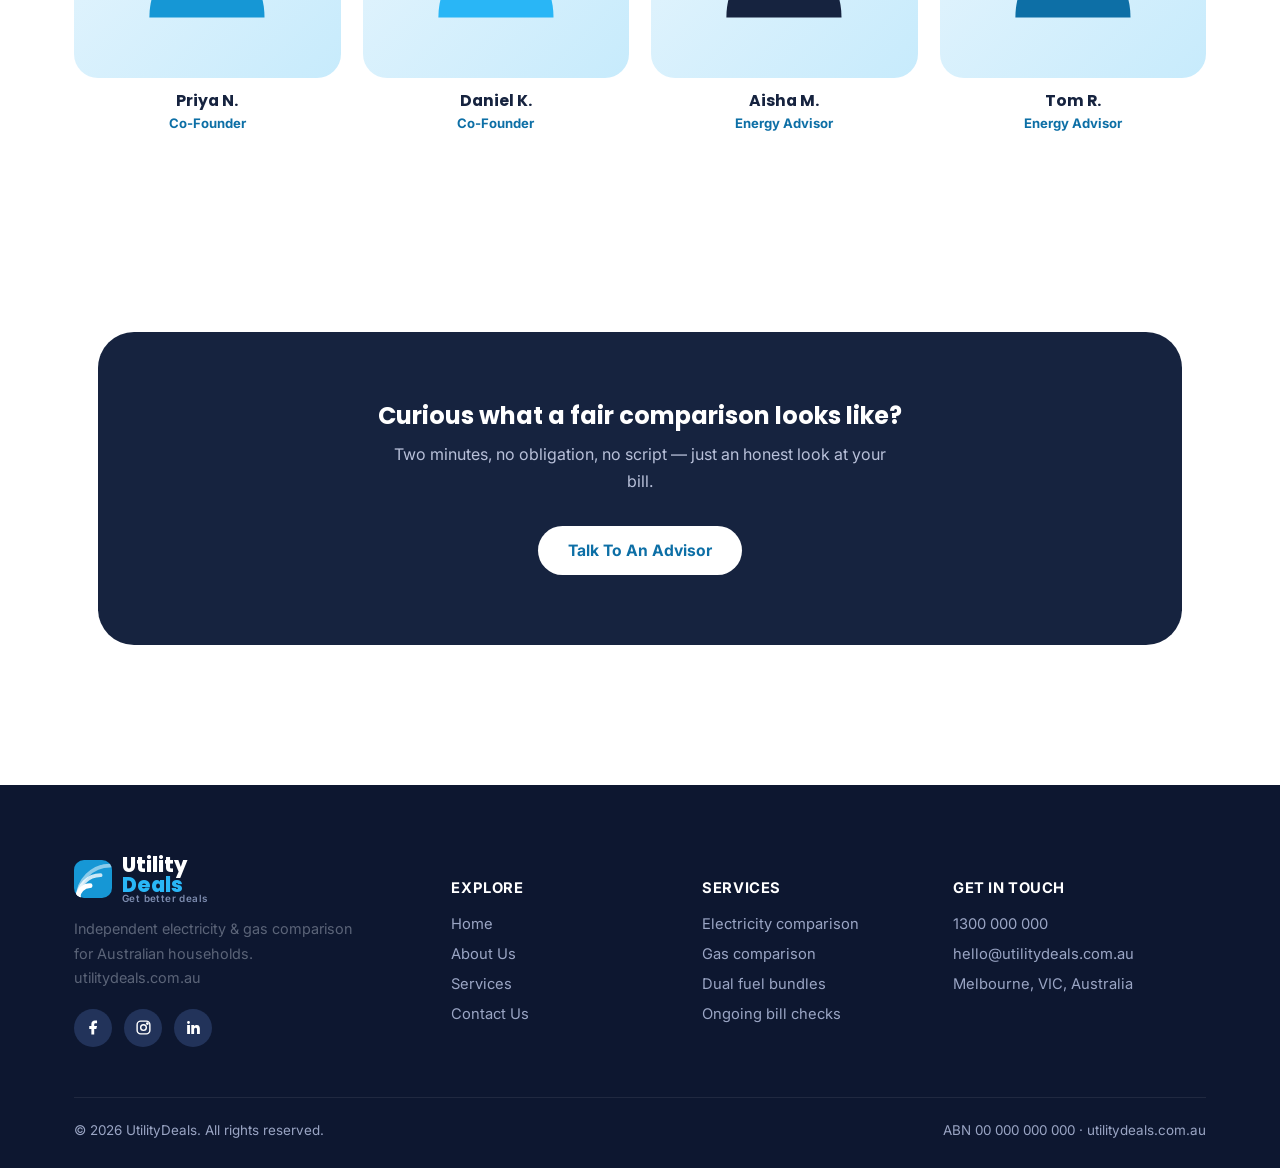
<file: about.html>
<!DOCTYPE html>
<html lang="en-AU">
<head>
<meta charset="UTF-8">
<meta name="viewport" content="width=device-width, initial-scale=1.0">
<title>About Us — UtilityDeals</title>
<meta name="description" content="UtilityDeals was built by Australians tired of watching friends and family get quietly overcharged on energy. Here's our story.">
<link rel="preconnect" href="https://fonts.googleapis.com">
<link rel="preconnect" href="https://fonts.gstatic.com" crossorigin>
<link href="https://fonts.googleapis.com/css2?family=Inter:wght@400;500;600;700;800&family=Poppins:wght@600;700;800&display=swap" rel="stylesheet">
<link rel="stylesheet" href="css/style.css">
</head>
<body>

<header class="site-header">
  <div class="container nav-inner">
    <a href="index.html" class="logo">
      <span class="mark"><svg viewBox="0 0 40 40" fill="none"><path d="M4 40a34 34 0 0 1 34-34" stroke="#fff" stroke-width="4" stroke-linecap="round" opacity=".5"/><path d="M4 40a24 24 0 0 1 24-24" stroke="#fff" stroke-width="4" stroke-linecap="round" opacity=".78"/><path d="M4 40a13 13 0 0 1 13-13" stroke="#fff" stroke-width="5" stroke-linecap="round"/><circle cx="4" cy="40" r="3.4" fill="#fff"/></svg></span>
      <span class="logo-word">Utility<span class="hub">Deals</span><span class="tagline">Get better deals</span></span>
    </a>
    <nav class="nav-links">
      <a href="index.html">Home</a>
      <a href="about.html">About Us</a>
      <a href="services.html">Services</a>
      <a href="contact.html">Contact Us</a>
    </nav>
    <div class="nav-cta">
      <a href="tel:1300000000" class="nav-phone">
        <svg viewBox="0 0 24 24" fill="none" stroke="currentColor" stroke-width="2"><path d="M22 16.92v3a2 2 0 0 1-2.18 2 19.79 19.79 0 0 1-8.63-3.07 19.5 19.5 0 0 1-6-6 19.79 19.79 0 0 1-3.07-8.67A2 2 0 0 1 4.11 2h3a2 2 0 0 1 2 1.72c.127.96.362 1.903.7 2.81a2 2 0 0 1-.45 2.11L8.09 9.91a16 16 0 0 0 6 6l1.27-1.27a2 2 0 0 1 2.11-.45c.907.338 1.85.573 2.81.7A2 2 0 0 1 22 16.92z"/></svg>
        1300 000 000
      </a>
      <a href="contact.html" class="btn btn-primary">Get My Free Comparison</a>
    </div>
    <button class="menu-toggle" aria-label="Menu"><span></span><span></span><span></span></button>
  </div>
</header>

<section class="page-hero">
  <div class="container">
    <div class="crumb reveal in">About UtilityDeals</div>
    <h1 class="reveal in">We got tired of watching people get quietly overcharged</h1>
    <p class="reveal in" style="max-width:600px;margin:0 auto">So we built the energy comparison service we always wished existed — honest, fast, and run by people, not algorithms designed to upsell you.</p>
  </div>
</section>

<section>
  <div class="container split">
    <div class="reveal">
      <div class="eyebrow"><span class="dot"></span> Our story</div>
      <h2>It started with a family power bill that didn't add up</h2>
      <p>A few years back, one of our founders sat down with his parents' electricity bill and realised their "discounted" rate had expired eleven months earlier — nobody had told them, and they'd been paying nearly double ever since. It turned out almost everyone we asked had a version of the same story.</p>
      <p>Australia's energy market is genuinely competitive, which should be a good thing. But with 50+ retailers, a dozen tariff structures, and discounts that quietly expire, "competitive" had started to feel like "confusing." UtilityDeals exists to put that advantage back in the hands of the household, not the retailer's marketing department.</p>
      <p>Today we're a small Melbourne-based team who compare the market properly, explain it in plain English, and check back in before your next discount cliff hits.</p>
    </div>
    <div class="hero-art reveal-scale" style="height:400px">
      <div class="blob" style="width:300px;height:300px;top:10%;left:15%;background:linear-gradient(135deg,var(--gold-light),var(--coral));opacity:.3"></div>
      <svg class="walk-cycle" style="position:absolute;left:20%;bottom:4%;width:220px" viewBox="0 0 220 320" fill="none">
        <ellipse cx="110" cy="300" rx="70" ry="14" fill="#16233F" opacity=".08"/>
        <path d="M110 300v-70" stroke="#16233F" stroke-width="10" stroke-linecap="round"/>
        <path d="M110 230 80 300M110 230l30 70" stroke="#16233F" stroke-width="10" stroke-linecap="round"/>
        <rect x="66" y="120" width="88" height="115" rx="30" fill="#16233F"/>
        <path d="M110 120V90" stroke="#16233F" stroke-width="10" stroke-linecap="round"/>
        <g class="wave-hand"><path d="M154 150c20-10 34-4 40 8" stroke="#FFD37A" stroke-width="16" stroke-linecap="round"/></g>
        <path d="M66 165c-16 6-22 20-16 34" stroke="#FFD37A" stroke-width="16" stroke-linecap="round"/>
        <circle cx="110" cy="60" r="42" fill="#FFD37A"/>
        <circle cx="96" cy="58" r="4.5" fill="#16233F"/><circle cx="124" cy="58" r="4.5" fill="#16233F"/>
        <path d="M96 74c6 7 22 7 28 0" stroke="#16233F" stroke-width="4" stroke-linecap="round"/>
      </svg>
      <svg class="spark" style="position:absolute;top:4%;right:10%;width:46px" viewBox="0 0 24 24" fill="none"><path d="M13 2 4 14h6l-1 8 9-12h-6l1-8Z" fill="#29B6F6"/></svg>
      <div class="coin-drift" style="position:absolute;left:55%;bottom:14%;width:22px;height:22px;border-radius:50%;background:var(--gold);border:3px solid #fff;"></div>

      <!-- second character: the parent holding the bill -->
      <svg style="position:absolute;left:52%;bottom:2%;width:160px" viewBox="0 0 160 240" fill="none">
        <ellipse cx="80" cy="228" rx="52" ry="11" fill="#16233F" opacity=".08"/>
        <path d="M80 220v-52" stroke="#16233F" stroke-width="8" stroke-linecap="round"/>
        <path d="M80 168 62 220M80 168l18 52" stroke="#16233F" stroke-width="8" stroke-linecap="round"/>
        <rect x="46" y="98" width="68" height="88" rx="24" fill="#4FC3F7"/>
        <path d="M46 122c-12 4-18 16-12 28" stroke="#FFD37A" stroke-width="13" stroke-linecap="round"/>
        <rect x="20" y="112" width="30" height="40" rx="4" fill="#fff" transform="rotate(-8 20 112)"/>
        <path d="M25 122h20M25 130h20M25 138h12" stroke="#C7EBFC" stroke-width="3.5" stroke-linecap="round" transform="rotate(-8 20 112)"/>
        <path d="M114 118c12 2 18 12 16 24" stroke="#FFD37A" stroke-width="13" stroke-linecap="round"/>
        <circle cx="80" cy="56" r="34" fill="#FFD37A"/>
        <path d="M50 50c0-20 14-32 30-32s30 12 30 32c-2 4-6 6-6 6 0-12-10-18-24-18s-22 6-24 18c0 0-4-2-6-6Z" fill="#5B6478"/>
        <circle cx="70" cy="56" r="3.6" fill="#16233F"/><circle cx="90" cy="56" r="3.6" fill="#16233F"/>
        <path d="M70 68c4 4 12 4 16 0" stroke="#16233F" stroke-width="3.5" stroke-linecap="round"/>
      </svg>
    </div>
  </div>
</section>

<section style="background:var(--cream-2);border-radius:40px;margin:0 24px;">
  <div class="container split rev">
    <div class="reveal">
      <div class="eyebrow"><span class="dot"></span> What we stand for</div>
      <h2>Four things we won't compromise on</h2>
      <div class="value-list">
        <div class="value-item"><div class="ico"><svg viewBox="0 0 24 24" fill="none" stroke="currentColor" stroke-width="2"><path d="M12 22s8-4.5 8-11V5l-8-3-8 3v6c0 6.5 8 11 8 11Z"/></svg></div><div><h4>No hidden ranking bias</h4><p>Every retailer we compare is shown on its real, usage-based price — never bumped up the list for a bigger commission.</p></div></div>
        <div class="value-item"><div class="ico"><svg viewBox="0 0 24 24" fill="none" stroke="currentColor" stroke-width="2"><path d="M8 12h8M12 8v8"/><circle cx="12" cy="12" r="9"/></svg></div><div><h4>Plain English, always</h4><p>No jargon about peak/off-peak tariffs and controlled load without explaining exactly what it means for your bill.</p></div></div>
        <div class="value-item"><div class="ico"><svg viewBox="0 0 24 24" fill="none" stroke="currentColor" stroke-width="2"><path d="M20 6 9 17l-5-5"/></svg></div><div><h4>We'll tell you "don't switch"</h4><p>If your current plan is genuinely competitive, we say so — even though we don't get paid when you stay put.</p></div></div>
        <div class="value-item"><div class="ico"><svg viewBox="0 0 24 24" fill="none" stroke="currentColor" stroke-width="2"><path d="M12 8v4l3 3"/><circle cx="12" cy="12" r="9"/></svg></div><div><h4>We follow up, not just sign up</h4><p>We flag it before your next discount period quietly ends, so you're never stuck paying the standing rate by accident.</p></div></div>
      </div>
    </div>
    <div class="reveal-scale">
      <div class="timeline" style="background:var(--white);padding:36px;border-radius:var(--radius);border:1px solid var(--border)">
        <div class="timeline-item"><span class="yr">2019</span><h4>UtilityDeals founded</h4><p>Started as a small side project helping friends decode their energy bills.</p></div>
        <div class="timeline-item"><span class="yr">2021</span><h4>Full market comparison launched</h4><p>Expanded to compare electricity and gas across every deregulated state.</p></div>
        <div class="timeline-item"><span class="yr">2023</span><h4>10,000th household switched</h4><p>Crossed our first major milestone in verified customer savings.</p></div>
        <div class="timeline-item" style="padding-bottom:0"><span class="yr">Today</span><h4>18,000+ Aussies and counting</h4><p>Still independently run, still comparing the whole market — not just who pays the most.</p></div>
      </div>
    </div>
  </div>
</section>

<section>
  <div class="container">
    <div class="badges-row reveal">
      <span>100% INDEPENDENT</span>
      <span>AUSTRALIAN OWNED &amp; OPERATED</span>
      <span>PRIVACY ACT COMPLIANT</span>
      <span>ALWAYS FREE TO COMPARE</span>
    </div>
    <div class="team-photo-grid">
      <div class="reveal">
        <div class="eyebrow"><span class="dot"></span> Who you're talking to</div>
        <h2>A dedicated team</h2>
        <p>We're a small group of Melbourne-based advisors, not a script-reading call centre — and we're serious about giving Australian households a fair, honest look at their energy options.</p>
        <a href="contact.html" class="btn btn-ghost">Meet the team</a>
      </div>
      <div class="team-photo-panel reveal-scale">
        <div class="office-blob" style="width:180px;height:180px;top:-40px;left:-30px"></div>
        <div class="office-blob" style="width:140px;height:140px;bottom:-30px;right:-20px"></div>
        <div class="figures">
          <svg style="width:26%;position:relative;bottom:-6%" viewBox="0 0 160 320" fill="none">
            <ellipse cx="80" cy="308" rx="52" ry="10" fill="#000" opacity=".12"/>
            <path d="M80 300v-56" stroke="#0D1730" stroke-width="9" stroke-linecap="round"/>
            <path d="M80 244 62 300M80 244l18 56" stroke="#0D1730" stroke-width="9" stroke-linecap="round"/>
            <rect x="42" y="140" width="76" height="108" rx="26" fill="#0D6FA6"/>
            <path d="M42 168c-12 4-18 16-14 28" stroke="#FFD37A" stroke-width="14" stroke-linecap="round"/>
            <path d="M118 168c12 4 18 16 14 28" stroke="#FFD37A" stroke-width="14" stroke-linecap="round"/>
            <circle cx="80" cy="94" r="40" fill="#FFD37A"/>
            <path d="M46 90c-2-24 14-42 34-42s36 18 34 42c-2 4-6 6-6 6 0-14-12-20-28-20s-26 6-28 20c0 0-4-2-6-6Z" fill="#0D1730"/>
            <circle cx="70" cy="96" r="4" fill="#16233F"/><circle cx="90" cy="96" r="4" fill="#16233F"/>
            <path d="M70 108c4 4 12 4 16 0" stroke="#16233F" stroke-width="4" stroke-linecap="round"/>
          </svg>
          <svg style="width:32%;position:relative;z-index:2" viewBox="0 0 180 360" fill="none">
            <ellipse cx="90" cy="348" rx="60" ry="11" fill="#000" opacity=".14"/>
            <path d="M90 340v-62" stroke="#0D1730" stroke-width="10" stroke-linecap="round"/>
            <path d="M90 278 70 340M90 278l20 62" stroke="#0D1730" stroke-width="10" stroke-linecap="round"/>
            <rect x="46" y="158" width="88" height="122" rx="30" fill="#1697D5"/>
            <path d="M46 190c-14 4-20 18-16 32" stroke="#FFD37A" stroke-width="16" stroke-linecap="round"/>
            <path d="M134 190c14 4 20 18 16 32" stroke="#FFD37A" stroke-width="16" stroke-linecap="round"/>
            <circle cx="90" cy="104" r="46" fill="#FFD37A"/>
            <path d="M46 100c0-30 18-52 44-52s44 22 44 52c-2 4-6 8-6 8 0-18-16-26-38-26s-32 8-38 26c0 0-4-4-6-8Z" fill="#29B6F6"/>
            <circle cx="78" cy="106" r="4.5" fill="#16233F"/><circle cx="102" cy="106" r="4.5" fill="#16233F"/>
            <path d="M78 120c5 5 15 5 20 0" stroke="#16233F" stroke-width="4.5" stroke-linecap="round"/>
          </svg>
          <svg style="width:26%;position:relative;bottom:-6%" viewBox="0 0 160 320" fill="none">
            <ellipse cx="80" cy="308" rx="52" ry="10" fill="#000" opacity=".12"/>
            <path d="M80 300v-56" stroke="#0D1730" stroke-width="9" stroke-linecap="round"/>
            <path d="M80 244 62 300M80 244l18 56" stroke="#0D1730" stroke-width="9" stroke-linecap="round"/>
            <rect x="42" y="140" width="76" height="108" rx="26" fill="#16233F"/>
            <path d="M42 168c-12 4-18 16-14 28" stroke="#FFD37A" stroke-width="14" stroke-linecap="round"/>
            <path d="M118 168c12 4 18 16 14 28" stroke="#FFD37A" stroke-width="14" stroke-linecap="round"/>
            <circle cx="80" cy="94" r="40" fill="#FFD37A"/>
            <path d="M56 76c4-8 10-4 12-8 2 6 6 4 8-2 2 6 8 2 10 4 2-4 8 0 6 8-6-4-8 2-14 0-4 4-8 2-10-2-4 4-8 4-12 0Z" fill="#0D1730"/>
            <circle cx="70" cy="96" r="4" fill="#16233F"/><circle cx="90" cy="96" r="4" fill="#16233F"/>
            <path d="M70 108c4 4 12 4 16 0" stroke="#16233F" stroke-width="4" stroke-linecap="round"/>
          </svg>
        </div>
      </div>
    </div>
  </div>
</section>

<section>
  <div class="container">
    <div class="section-head reveal">
      <div class="eyebrow"><span class="dot"></span> The people behind it</div>
      <h2>A small team, big on honesty</h2>
      <p>Real advisors based in Melbourne — not an overseas call centre reading a script.</p>
    </div>
    <div class="team-grid stagger">
      <div class="team-card reveal">
        <div class="team-avatar"><svg viewBox="0 0 100 100"><path d="M14 96c0-24 16-38 36-38s36 14 36 38" fill="#1697D5"/><path d="M20 46c-2-24 12-40 30-40s32 16 30 40c-2-2-6 8-8 10 2-14-4-26-22-26s-24 12-22 26c-2-2-6-8-8-10Z" fill="#16233F"/><path d="M22 44c-4 10-2 30 2 34" stroke="#16233F" stroke-width="6" stroke-linecap="round" fill="none"/><path d="M78 44c4 10 2 30-2 34" stroke="#16233F" stroke-width="6" stroke-linecap="round" fill="none"/><circle cx="50" cy="42" r="22" fill="#FFD37A"/><circle cx="42" cy="42" r="3" fill="#16233F"/><circle cx="58" cy="42" r="3" fill="#16233F"/><path d="M42 52c4 4 12 4 16 0" stroke="#16233F" stroke-width="3" stroke-linecap="round" fill="none"/></svg></div>
        <h4>Priya N.</h4><span>Co-Founder</span>
      </div>
      <div class="team-card reveal">
        <div class="team-avatar"><svg viewBox="0 0 100 100"><path d="M14 96c0-24 16-38 36-38s36 14 36 38" fill="#29B6F6"/><circle cx="50" cy="42" r="22" fill="#FFD37A"/><path d="M28 34c4-14 40-14 44 0 2 4 0 8-2 8-6-10-34-10-40 0-2 0-4-4-2-8Z" fill="#16233F"/><circle cx="42" cy="44" r="3" fill="#16233F"/><circle cx="58" cy="44" r="3" fill="#16233F"/><path d="M42 54c4 4 12 4 16 0" stroke="#16233F" stroke-width="3" stroke-linecap="round" fill="none"/></svg></div>
        <h4>Daniel K.</h4><span>Co-Founder</span>
      </div>
      <div class="team-card reveal">
        <div class="team-avatar"><svg viewBox="0 0 100 100"><path d="M14 96c0-24 16-38 36-38s36 14 36 38" fill="#16233F"/><path d="M18 50c-4-26 12-44 32-44s36 18 32 44c0 8-6 14-6 14 2-16-2-30-26-30s-28 14-26 30c0 0-6-6-6-14Z" fill="#0D6FA6"/><circle cx="50" cy="42" r="20" fill="#FFD37A"/><circle cx="43" cy="42" r="3" fill="#16233F"/><circle cx="57" cy="42" r="3" fill="#16233F"/><path d="M43 52c4 4 10 4 14 0" stroke="#16233F" stroke-width="3" stroke-linecap="round" fill="none"/></svg></div>
        <h4>Aisha M.</h4><span>Energy Advisor</span>
      </div>
      <div class="team-card reveal">
        <div class="team-avatar"><svg viewBox="0 0 100 100"><path d="M14 96c0-24 16-38 36-38s36 14 36 38" fill="#0D6FA6"/><circle cx="50" cy="42" r="22" fill="#FFD37A"/><path d="M26 32c2-6 8-4 10-8 2 6 6 2 8-4 2 6 6 0 8-4 2 6 8 2 10 6 2-4 8-2 8 4-6-4-10 2-16-2-4 6-8 0-12-2-4 4-8 6-12 2-4 4-10 2-4 8Z" fill="#16233F"/><circle cx="42" cy="44" r="3" fill="#16233F"/><circle cx="58" cy="44" r="3" fill="#16233F"/><path d="M42 54c4 4 12 4 16 0" stroke="#16233F" stroke-width="3" stroke-linecap="round" fill="none"/></svg></div>
        <h4>Tom R.</h4><span>Energy Advisor</span>
      </div>
    </div>
  </div>
</section>

<section>
  <div class="container">
    <div class="cta-banner reveal-scale">
      <h2>Curious what a fair comparison looks like?</h2>
      <p>Two minutes, no obligation, no script — just an honest look at your bill.</p>
      <div class="actions">
        <a href="contact.html" class="btn btn-light">Talk To An Advisor</a>
      </div>
    </div>
  </div>
</section>

<footer class="site-footer">
  <div class="container">
    <div class="footer-grid">
      <div class="footer-brand">
        <a href="index.html" class="logo"><span class="mark"><svg viewBox="0 0 40 40" fill="none"><path d="M4 40a34 34 0 0 1 34-34" stroke="#fff" stroke-width="4" stroke-linecap="round" opacity=".5"/><path d="M4 40a24 24 0 0 1 24-24" stroke="#fff" stroke-width="4" stroke-linecap="round" opacity=".78"/><path d="M4 40a13 13 0 0 1 13-13" stroke="#fff" stroke-width="5" stroke-linecap="round"/><circle cx="4" cy="40" r="3.4" fill="#fff"/></svg></span><span class="logo-word">Utility<span class="hub" style="color:var(--gold)">Deals</span><span class="tagline" style="color:#7C8BAE">Get better deals</span></span></a>
        <p>Independent electricity &amp; gas comparison for Australian households. utilitydeals.com.au</p>
        <div class="footer-social">
          <a href="#" aria-label="Facebook"><svg viewBox="0 0 24 24" fill="currentColor"><path d="M13 22v-8h3l1-4h-4V8c0-1.1.4-2 2-2h2V2h-3c-3 0-5 1.8-5 5v3H6v4h3v8h4Z"/></svg></a>
          <a href="#" aria-label="Instagram"><svg viewBox="0 0 24 24" fill="none" stroke="currentColor" stroke-width="2"><rect x="3" y="3" width="18" height="18" rx="5"/><circle cx="12" cy="12" r="4"/><circle cx="17.5" cy="6.5" r="1"/></svg></a>
          <a href="#" aria-label="LinkedIn"><svg viewBox="0 0 24 24" fill="currentColor"><path d="M6.94 5a2 2 0 1 1-4-.02 2 2 0 0 1 4 .02ZM3 8.5h4V21H3V8.5Zm6.5 0H13v1.7h.06c.5-.9 1.7-1.9 3.5-1.9 3.7 0 4.4 2.4 4.4 5.6V21h-4v-5.7c0-1.4 0-3.1-1.9-3.1s-2.2 1.5-2.2 3v5.8h-4V8.5Z"/></svg></a>
        </div>
      </div>
      <div><h5>Explore</h5><ul><li><a href="index.html">Home</a></li><li><a href="about.html">About Us</a></li><li><a href="services.html">Services</a></li><li><a href="contact.html">Contact Us</a></li></ul></div>
      <div><h5>Services</h5><ul><li><a href="services.html">Electricity comparison</a></li><li><a href="services.html">Gas comparison</a></li><li><a href="services.html">Dual fuel bundles</a></li><li><a href="services.html">Ongoing bill checks</a></li></ul></div>
      <div><h5>Get in touch</h5><ul><li>1300 000 000</li><li>hello@utilitydeals.com.au</li><li>Melbourne, VIC, Australia</li></ul></div>
    </div>
    <div class="footer-bottom">
      <span>© 2026 UtilityDeals. All rights reserved.</span>
      <span>ABN 00 000 000 000 · utilitydeals.com.au</span>
    </div>
  </div>
</footer>

<a href="contact.html" class="mascot-fab" aria-label="Get a free comparison" title="Get a free comparison">
  <svg viewBox="0 0 24 24" fill="none"><path d="M13 2 4 14h6l-1 8 9-12h-6l1-8Z" fill="currentColor"/></svg>
</a>

<script src="js/main.js"></script>
</body>
</html>
</file>
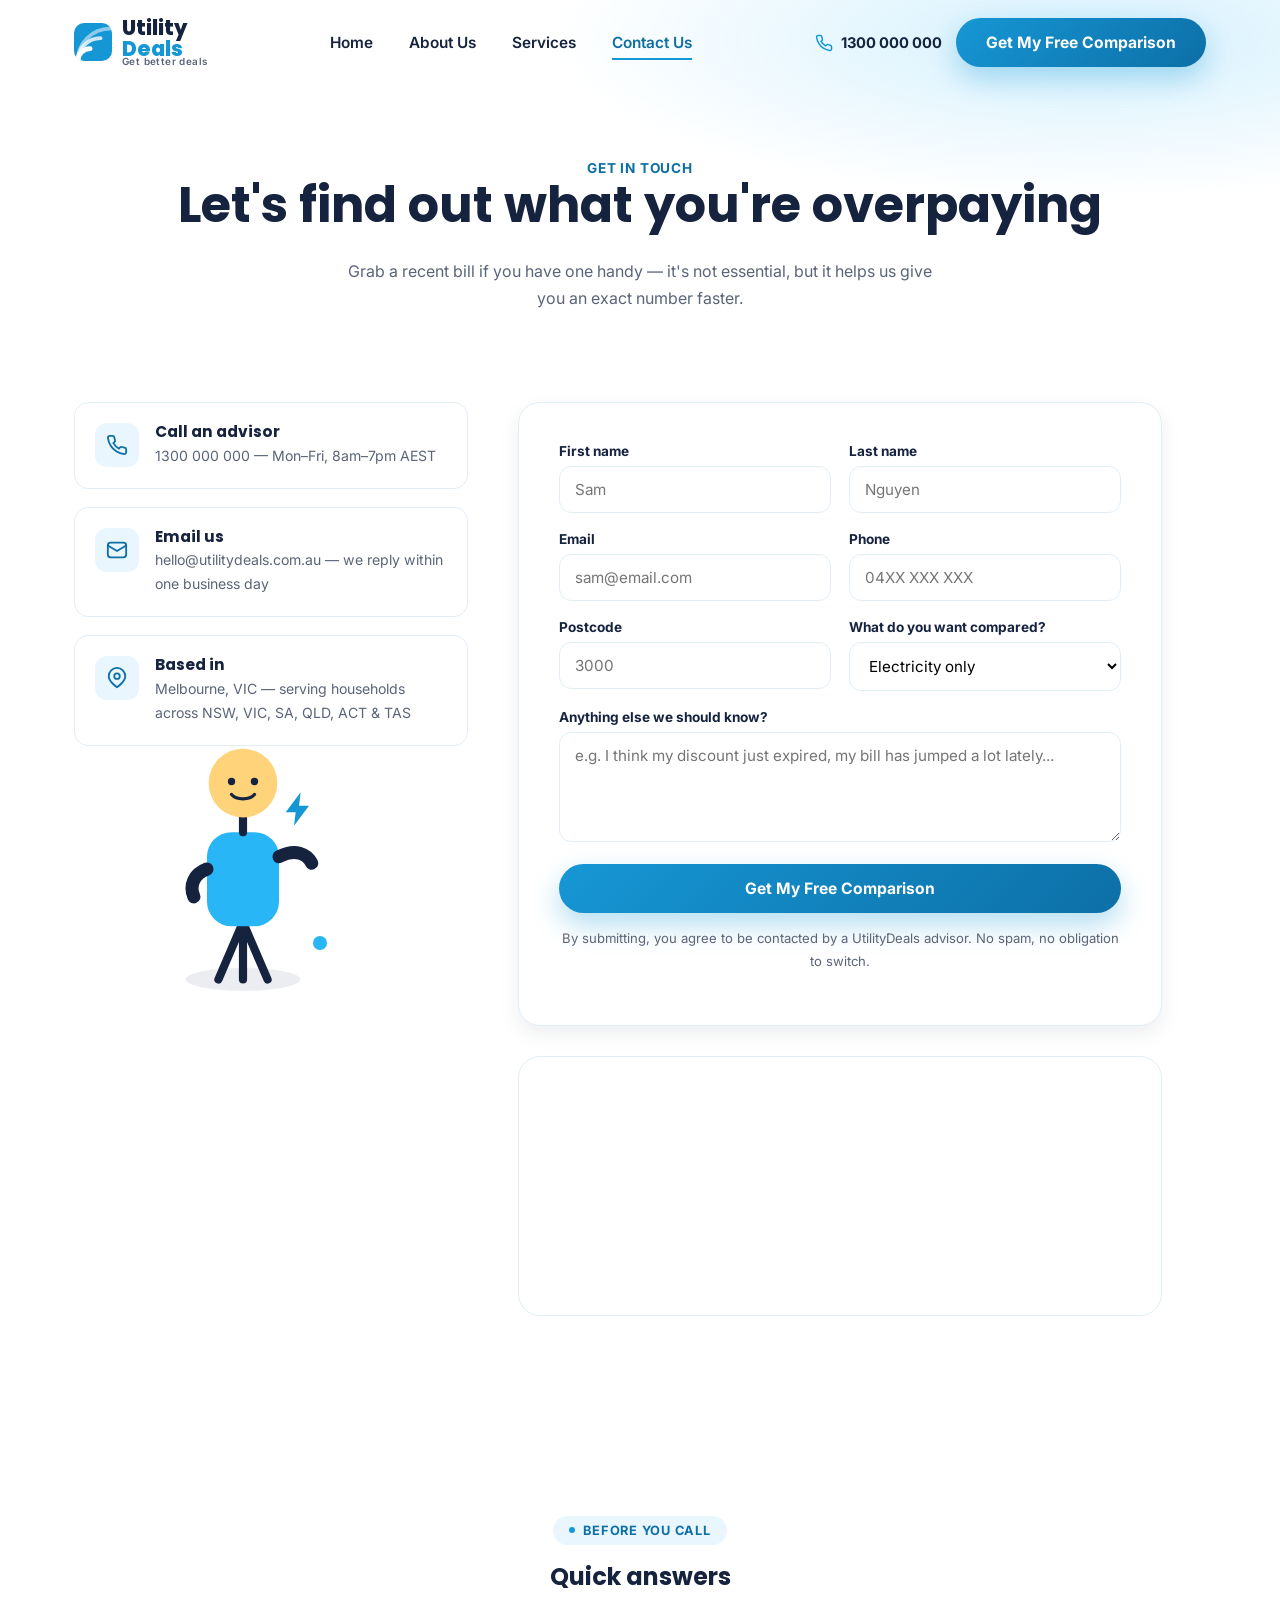
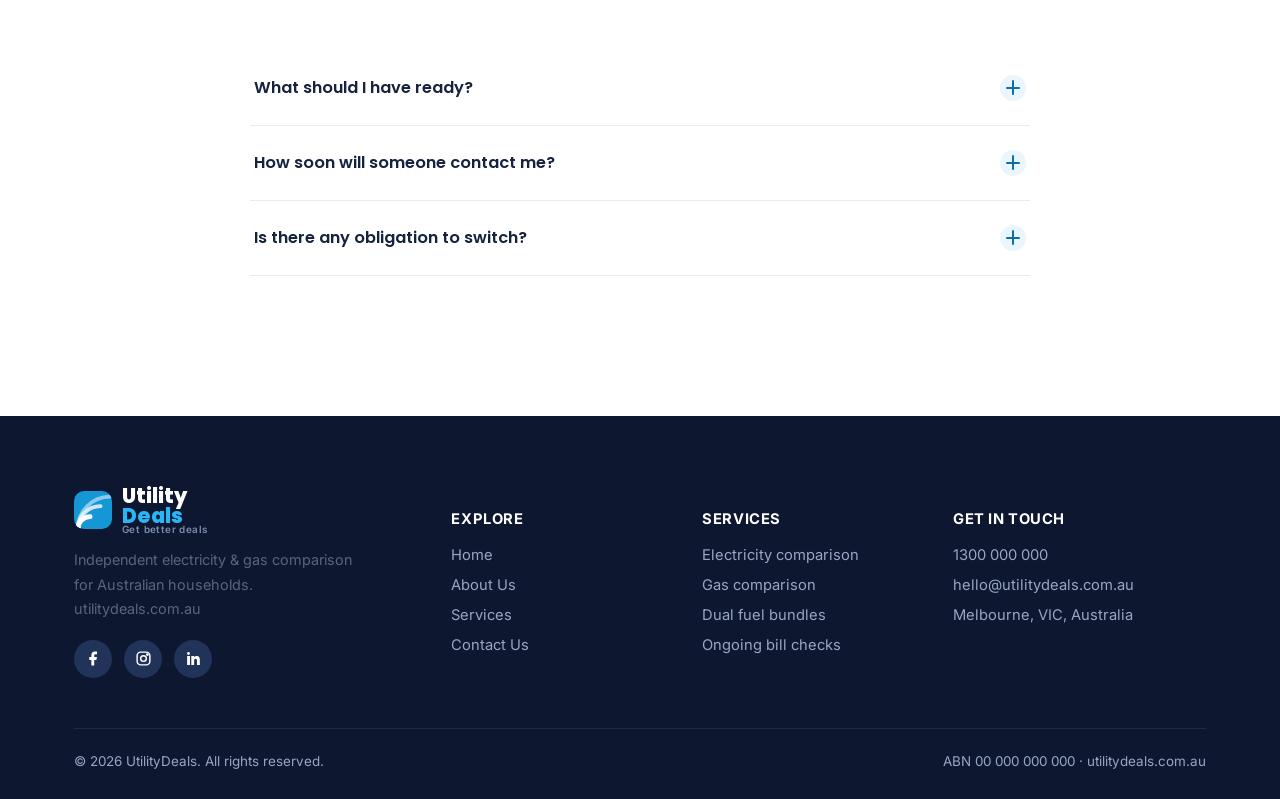
<file: contact.html>
<!DOCTYPE html>
<html lang="en-AU">
<head>
<meta charset="UTF-8">
<meta name="viewport" content="width=device-width, initial-scale=1.0">
<title>Contact Us — UtilityDeals</title>
<meta name="description" content="Get your free electricity and gas comparison. Call, email, or send your details and an advisor will get back to you.">
<link rel="preconnect" href="https://fonts.googleapis.com">
<link rel="preconnect" href="https://fonts.gstatic.com" crossorigin>
<link href="https://fonts.googleapis.com/css2?family=Inter:wght@400;500;600;700;800&family=Poppins:wght@600;700;800&display=swap" rel="stylesheet">
<link rel="stylesheet" href="css/style.css">
</head>
<body>

<header class="site-header">
  <div class="container nav-inner">
    <a href="index.html" class="logo"><span class="mark"><svg viewBox="0 0 40 40" fill="none"><path d="M4 40a34 34 0 0 1 34-34" stroke="#fff" stroke-width="4" stroke-linecap="round" opacity=".5"/><path d="M4 40a24 24 0 0 1 24-24" stroke="#fff" stroke-width="4" stroke-linecap="round" opacity=".78"/><path d="M4 40a13 13 0 0 1 13-13" stroke="#fff" stroke-width="5" stroke-linecap="round"/><circle cx="4" cy="40" r="3.4" fill="#fff"/></svg></span><span class="logo-word">Utility<span class="hub">Deals</span><span class="tagline">Get better deals</span></span></a>
    <nav class="nav-links">
      <a href="index.html">Home</a>
      <a href="about.html">About Us</a>
      <a href="services.html">Services</a>
      <a href="contact.html">Contact Us</a>
    </nav>
    <div class="nav-cta">
      <a href="tel:1300000000" class="nav-phone"><svg viewBox="0 0 24 24" fill="none" stroke="currentColor" stroke-width="2"><path d="M22 16.92v3a2 2 0 0 1-2.18 2 19.79 19.79 0 0 1-8.63-3.07 19.5 19.5 0 0 1-6-6 19.79 19.79 0 0 1-3.07-8.67A2 2 0 0 1 4.11 2h3a2 2 0 0 1 2 1.72c.127.96.362 1.903.7 2.81a2 2 0 0 1-.45 2.11L8.09 9.91a16 16 0 0 0 6 6l1.27-1.27a2 2 0 0 1 2.11-.45c.907.338 1.85.573 2.81.7A2 2 0 0 1 22 16.92z"/></svg>1300 000 000</a>
      <a href="contact.html" class="btn btn-primary">Get My Free Comparison</a>
    </div>
    <button class="menu-toggle" aria-label="Menu"><span></span><span></span><span></span></button>
  </div>
</header>

<section class="page-hero">
  <div class="container">
    <div class="crumb reveal in">Get in touch</div>
    <h1 class="reveal in">Let's find out what you're overpaying</h1>
    <p class="reveal in" style="max-width:600px;margin:0 auto">Grab a recent bill if you have one handy — it's not essential, but it helps us give you an exact number faster.</p>
  </div>
</section>

<section style="padding-top:20px">
  <div class="container contact-grid">
    <div class="reveal">
      <div class="contact-cards">
        <div class="contact-card">
          <div class="ico"><svg viewBox="0 0 24 24" fill="none" stroke="currentColor" stroke-width="2"><path d="M22 16.92v3a2 2 0 0 1-2.18 2 19.79 19.79 0 0 1-8.63-3.07 19.5 19.5 0 0 1-6-6 19.79 19.79 0 0 1-3.07-8.67A2 2 0 0 1 4.11 2h3a2 2 0 0 1 2 1.72c.127.96.362 1.903.7 2.81a2 2 0 0 1-.45 2.11L8.09 9.91a16 16 0 0 0 6 6l1.27-1.27a2 2 0 0 1 2.11-.45c.907.338 1.85.573 2.81.7A2 2 0 0 1 22 16.92z"/></svg></div>
          <div><h4>Call an advisor</h4><p>1300 000 000 — Mon–Fri, 8am–7pm AEST</p></div>
        </div>
        <div class="contact-card">
          <div class="ico"><svg viewBox="0 0 24 24" fill="none" stroke="currentColor" stroke-width="2"><rect x="2" y="4" width="20" height="16" rx="3"/><path d="m2 7 10 6 10-6"/></svg></div>
          <div><h4>Email us</h4><p>hello@utilitydeals.com.au — we reply within one business day</p></div>
        </div>
        <div class="contact-card">
          <div class="ico"><svg viewBox="0 0 24 24" fill="none" stroke="currentColor" stroke-width="2"><path d="M21 10c0 6-9 12-9 12S3 16 3 10a9 9 0 0 1 18 0Z"/><circle cx="12" cy="10" r="3"/></svg></div>
          <div><h4>Based in</h4><p>Melbourne, VIC — serving households across NSW, VIC, SA, QLD, ACT &amp; TAS</p></div>
        </div>
      </div>

      <div class="hero-art" style="height:220px">
        <svg class="walk-cycle" style="position:absolute;left:20%;bottom:0;width:180px" viewBox="0 0 220 320" fill="none">
          <ellipse cx="110" cy="300" rx="70" ry="14" fill="#16233F" opacity=".08"/>
          <path d="M110 300v-70" stroke="#16233F" stroke-width="10" stroke-linecap="round"/>
          <path d="M110 230 80 300M110 230l30 70" stroke="#16233F" stroke-width="10" stroke-linecap="round"/>
          <rect x="66" y="120" width="88" height="115" rx="30" fill="#29B6F6"/>
          <path d="M110 120V90" stroke="#16233F" stroke-width="10" stroke-linecap="round"/>
          <g class="wave-hand"><path d="M154 150c20-10 34-4 40 8" stroke="#16233F" stroke-width="16" stroke-linecap="round"/></g>
          <path d="M66 165c-16 6-22 20-16 34" stroke="#16233F" stroke-width="16" stroke-linecap="round"/>
          <circle cx="110" cy="60" r="42" fill="#FFD37A"/>
          <circle cx="96" cy="58" r="4.5" fill="#16233F"/><circle cx="124" cy="58" r="4.5" fill="#16233F"/>
          <path d="M96 74c6 7 22 7 28 0" stroke="#16233F" stroke-width="4" stroke-linecap="round"/>
        </svg>
        <svg class="spark" style="position:absolute;top:6%;left:52%;width:40px" viewBox="0 0 24 24" fill="none"><path d="M13 2 4 14h6l-1 8 9-12h-6l1-8Z" fill="#1697D5"/></svg>
        <div class="coin-drift" style="position:absolute;left:60%;bottom:20%;width:18px;height:18px;border-radius:50%;background:var(--gold);border:2px solid #fff;"></div>
      </div>
    </div>

    <div class="reveal-scale">
      <form class="contact-form" id="leadForm">
        <div class="form-row">
          <div class="field"><label for="fname">First name</label><input id="fname" type="text" placeholder="Sam" required></div>
          <div class="field"><label for="lname">Last name</label><input id="lname" type="text" placeholder="Nguyen" required></div>
        </div>
        <div class="form-row">
          <div class="field"><label for="email">Email</label><input id="email" type="email" placeholder="sam@email.com" required></div>
          <div class="field"><label for="phone">Phone</label><input id="phone" type="tel" placeholder="04XX XXX XXX" required></div>
        </div>
        <div class="form-row">
          <div class="field"><label for="postcode">Postcode</label><input id="postcode" type="text" placeholder="3000" required></div>
          <div class="field">
            <label for="fuel">What do you want compared?</label>
            <select id="fuel">
              <option>Electricity only</option>
              <option>Gas only</option>
              <option>Both — dual fuel</option>
              <option>Not sure, just want to check</option>
            </select>
          </div>
        </div>
        <div class="field full" style="margin-bottom:22px">
          <label for="msg">Anything else we should know?</label>
          <textarea id="msg" placeholder="e.g. I think my discount just expired, my bill has jumped a lot lately..."></textarea>
        </div>
        <button type="submit" class="btn btn-primary btn-block">Get My Free Comparison</button>
        <p class="form-note">By submitting, you agree to be contacted by a UtilityDeals advisor. No spam, no obligation to switch.</p>
      </form>

      <div class="form-success">
        <div class="tick"><svg viewBox="0 0 24 24" fill="none" stroke="#fff" stroke-width="3"><path d="M20 6 9 17l-5-5"/></svg></div>
        <h3>Thanks — we've got it!</h3>
        <p>An advisor will be in touch shortly to walk through your options. Keep an eye on your inbox and phone.</p>
      </div>

      <div class="map-embed reveal-scale">
        <iframe title="UtilityDeals location map" src="https://www.google.com/maps?q=Melbourne%2C%20VIC%2C%20Australia&output=embed" width="100%" height="100%" style="border:0" loading="lazy" referrerpolicy="no-referrer-when-downgrade"></iframe>
      </div>
    </div>
  </div>
</section>

<section>
  <div class="container">
    <div class="section-head reveal">
      <div class="eyebrow"><span class="dot"></span> Before you call</div>
      <h2>Quick answers</h2>
    </div>
    <div class="faq-list stagger">
      <div class="faq-item reveal">
        <button class="faq-q">What should I have ready? <span class="plus"></span></button>
        <div class="faq-a"><p>A recent electricity or gas bill helps us give you an exact figure, but your postcode and rough usage is enough to get started.</p></div>
      </div>
      <div class="faq-item reveal">
        <button class="faq-q">How soon will someone contact me? <span class="plus"></span></button>
        <div class="faq-a"><p>Usually within one business day, often sooner. If it's urgent, just call us directly on 1300 000 000.</p></div>
      </div>
      <div class="faq-item reveal">
        <button class="faq-q">Is there any obligation to switch? <span class="plus"></span></button>
        <div class="faq-a"><p>None at all. We'll show you what's available and it's entirely your call whether to switch, and when.</p></div>
      </div>
    </div>
  </div>
</section>

<footer class="site-footer">
  <div class="container">
    <div class="footer-grid">
      <div class="footer-brand">
        <a href="index.html" class="logo"><span class="mark"><svg viewBox="0 0 40 40" fill="none"><path d="M4 40a34 34 0 0 1 34-34" stroke="#fff" stroke-width="4" stroke-linecap="round" opacity=".5"/><path d="M4 40a24 24 0 0 1 24-24" stroke="#fff" stroke-width="4" stroke-linecap="round" opacity=".78"/><path d="M4 40a13 13 0 0 1 13-13" stroke="#fff" stroke-width="5" stroke-linecap="round"/><circle cx="4" cy="40" r="3.4" fill="#fff"/></svg></span><span class="logo-word">Utility<span class="hub" style="color:var(--gold)">Deals</span><span class="tagline" style="color:#7C8BAE">Get better deals</span></span></a>
        <p>Independent electricity &amp; gas comparison for Australian households. utilitydeals.com.au</p>
        <div class="footer-social">
          <a href="#" aria-label="Facebook"><svg viewBox="0 0 24 24" fill="currentColor"><path d="M13 22v-8h3l1-4h-4V8c0-1.1.4-2 2-2h2V2h-3c-3 0-5 1.8-5 5v3H6v4h3v8h4Z"/></svg></a>
          <a href="#" aria-label="Instagram"><svg viewBox="0 0 24 24" fill="none" stroke="currentColor" stroke-width="2"><rect x="3" y="3" width="18" height="18" rx="5"/><circle cx="12" cy="12" r="4"/><circle cx="17.5" cy="6.5" r="1"/></svg></a>
          <a href="#" aria-label="LinkedIn"><svg viewBox="0 0 24 24" fill="currentColor"><path d="M6.94 5a2 2 0 1 1-4-.02 2 2 0 0 1 4 .02ZM3 8.5h4V21H3V8.5Zm6.5 0H13v1.7h.06c.5-.9 1.7-1.9 3.5-1.9 3.7 0 4.4 2.4 4.4 5.6V21h-4v-5.7c0-1.4 0-3.1-1.9-3.1s-2.2 1.5-2.2 3v5.8h-4V8.5Z"/></svg></a>
        </div>
      </div>
      <div><h5>Explore</h5><ul><li><a href="index.html">Home</a></li><li><a href="about.html">About Us</a></li><li><a href="services.html">Services</a></li><li><a href="contact.html">Contact Us</a></li></ul></div>
      <div><h5>Services</h5><ul><li><a href="services.html">Electricity comparison</a></li><li><a href="services.html">Gas comparison</a></li><li><a href="services.html">Dual fuel bundles</a></li><li><a href="services.html">Ongoing bill checks</a></li></ul></div>
      <div><h5>Get in touch</h5><ul><li>1300 000 000</li><li>hello@utilitydeals.com.au</li><li>Melbourne, VIC, Australia</li></ul></div>
    </div>
    <div class="footer-bottom">
      <span>© 2026 UtilityDeals. All rights reserved.</span>
      <span>ABN 00 000 000 000 · utilitydeals.com.au</span>
    </div>
  </div>
</footer>

<script src="js/main.js"></script>
</body>
</html>
</file>
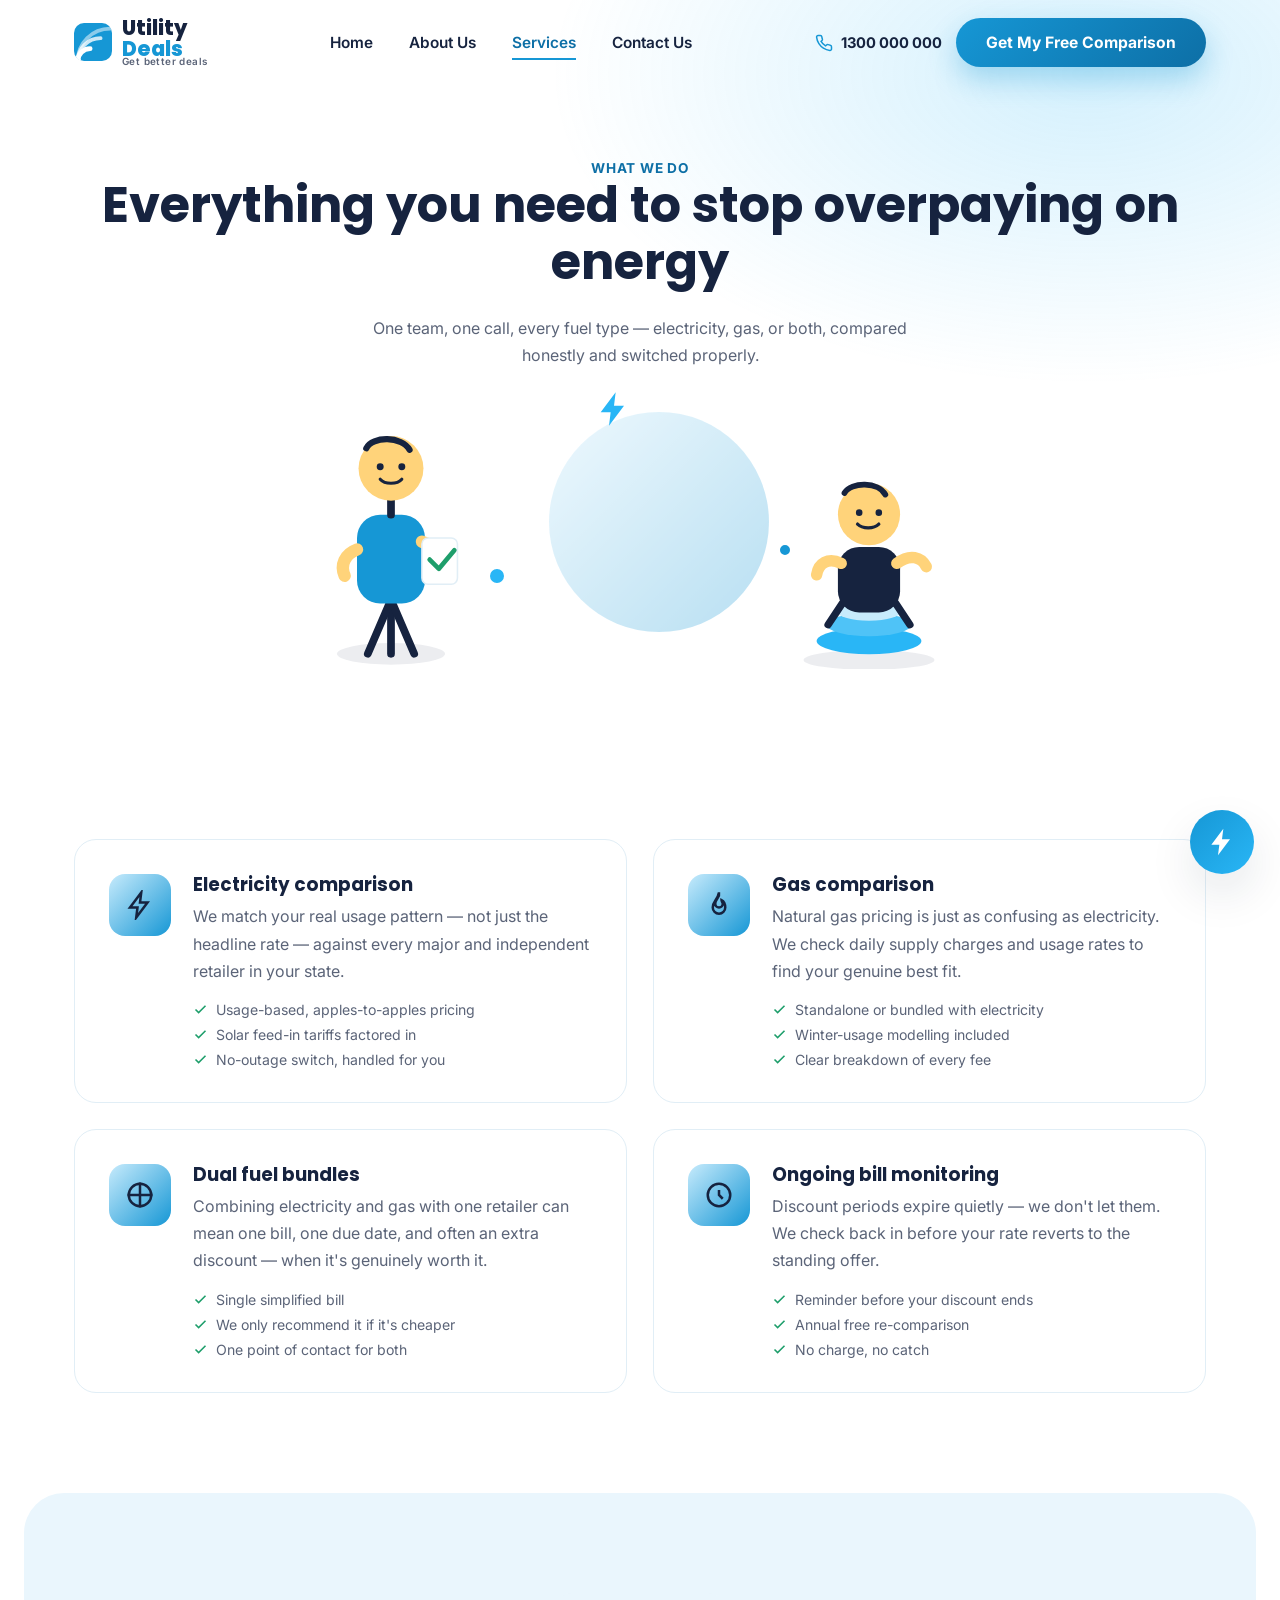
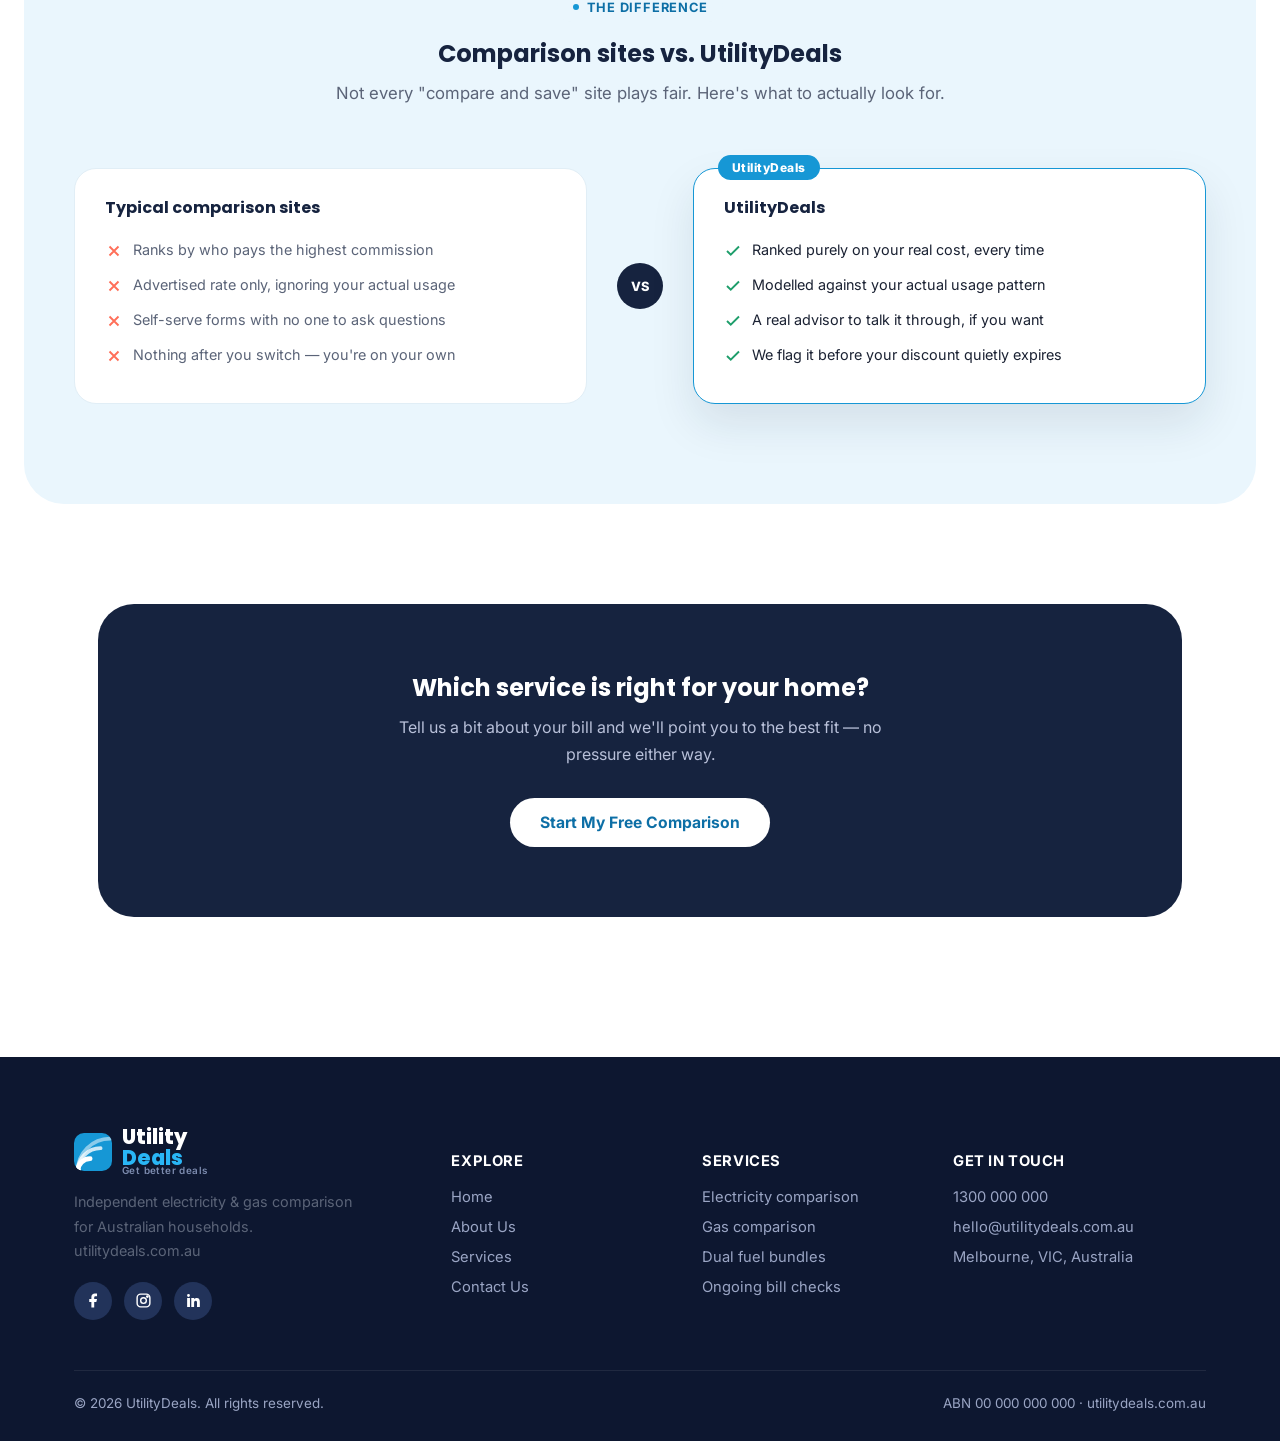
<file: services.html>
<!DOCTYPE html>
<html lang="en-AU">
<head>
<meta charset="UTF-8">
<meta name="viewport" content="width=device-width, initial-scale=1.0">
<title>Services — UtilityDeals</title>
<meta name="description" content="Electricity comparison, gas comparison, dual-fuel bundles and ongoing bill monitoring — all free, all independent.">
<link rel="preconnect" href="https://fonts.googleapis.com">
<link rel="preconnect" href="https://fonts.gstatic.com" crossorigin>
<link href="https://fonts.googleapis.com/css2?family=Inter:wght@400;500;600;700;800&family=Poppins:wght@600;700;800&display=swap" rel="stylesheet">
<link rel="stylesheet" href="css/style.css">
</head>
<body>

<header class="site-header">
  <div class="container nav-inner">
    <a href="index.html" class="logo"><span class="mark"><svg viewBox="0 0 40 40" fill="none"><path d="M4 40a34 34 0 0 1 34-34" stroke="#fff" stroke-width="4" stroke-linecap="round" opacity=".5"/><path d="M4 40a24 24 0 0 1 24-24" stroke="#fff" stroke-width="4" stroke-linecap="round" opacity=".78"/><path d="M4 40a13 13 0 0 1 13-13" stroke="#fff" stroke-width="5" stroke-linecap="round"/><circle cx="4" cy="40" r="3.4" fill="#fff"/></svg></span><span class="logo-word">Utility<span class="hub">Deals</span><span class="tagline">Get better deals</span></span></a>
    <nav class="nav-links">
      <a href="index.html">Home</a>
      <a href="about.html">About Us</a>
      <a href="services.html">Services</a>
      <a href="contact.html">Contact Us</a>
    </nav>
    <div class="nav-cta">
      <a href="tel:1300000000" class="nav-phone"><svg viewBox="0 0 24 24" fill="none" stroke="currentColor" stroke-width="2"><path d="M22 16.92v3a2 2 0 0 1-2.18 2 19.79 19.79 0 0 1-8.63-3.07 19.5 19.5 0 0 1-6-6 19.79 19.79 0 0 1-3.07-8.67A2 2 0 0 1 4.11 2h3a2 2 0 0 1 2 1.72c.127.96.362 1.903.7 2.81a2 2 0 0 1-.45 2.11L8.09 9.91a16 16 0 0 0 6 6l1.27-1.27a2 2 0 0 1 2.11-.45c.907.338 1.85.573 2.81.7A2 2 0 0 1 22 16.92z"/></svg>1300 000 000</a>
      <a href="contact.html" class="btn btn-primary">Get My Free Comparison</a>
    </div>
    <button class="menu-toggle" aria-label="Menu"><span></span><span></span><span></span></button>
  </div>
</header>

<section class="page-hero">
  <div class="container">
    <div class="crumb reveal in">What we do</div>
    <h1 class="reveal in">Everything you need to stop overpaying on energy</h1>
    <p class="reveal in" style="max-width:600px;margin:0 auto">One team, one call, every fuel type — electricity, gas, or both, compared honestly and switched properly.</p>
  </div>
  <div class="hero-art reveal-scale" style="height:280px;max-width:760px;margin:20px auto 0">
    <div class="blob" style="width:220px;height:220px;top:8%;left:38%;background:linear-gradient(135deg,var(--gold-light),var(--coral));opacity:.3"></div>

    <!-- Character: advisor holding a tablet -->
    <svg class="walk-cycle" style="position:absolute;left:6%;bottom:0;width:170px" viewBox="0 0 220 320" fill="none">
      <ellipse cx="110" cy="300" rx="70" ry="14" fill="#16233F" opacity=".08"/>
      <path d="M110 300v-70" stroke="#16233F" stroke-width="10" stroke-linecap="round"/>
      <path d="M110 230 80 300M110 230l30 70" stroke="#16233F" stroke-width="10" stroke-linecap="round"/>
      <rect x="66" y="120" width="88" height="115" rx="30" fill="#1697D5"/>
      <path d="M110 120V90" stroke="#16233F" stroke-width="10" stroke-linecap="round"/>
      <path d="M150 155c14 4 22 14 22 28" stroke="#FFD37A" stroke-width="16" stroke-linecap="round"/>
      <rect x="150" y="150" width="46" height="60" rx="8" fill="#fff" stroke="#E1EEF6" stroke-width="2"/>
      <path d="M160 178 172 190l20-24" stroke="#1E9E6B" stroke-width="6" stroke-linecap="round" stroke-linejoin="round"/>
      <path d="M66 165c-16 6-22 20-16 34" stroke="#FFD37A" stroke-width="16" stroke-linecap="round"/>
      <circle cx="110" cy="60" r="42" fill="#FFD37A"/>
      <circle cx="96" cy="58" r="4.5" fill="#16233F"/><circle cx="124" cy="58" r="4.5" fill="#16233F"/>
      <path d="M96 74c6 7 22 7 28 0" stroke="#16233F" stroke-width="4" stroke-linecap="round"/>
      <path d="M78 34c8-16 46-16 56 2" stroke="#16233F" stroke-width="8" stroke-linecap="round" fill="none"/>
    </svg>

    <!-- Character: sitting on a stack of coins, celebrating -->
    <svg style="position:absolute;right:8%;bottom:0;width:180px" viewBox="0 0 220 260" fill="none">
      <ellipse cx="110" cy="248" rx="80" ry="12" fill="#16233F" opacity=".08"/>
      <ellipse cx="110" cy="225" rx="64" ry="16" fill="#29B6F6"/>
      <ellipse cx="110" cy="205" rx="52" ry="14" fill="#4FC3F7"/>
      <ellipse cx="110" cy="188" rx="40" ry="12" fill="#C7EBFC"/>
      <g class="walk-cycle" style="animation-delay:.6s">
        <path d="M78 178 60 205M142 178l18 27" stroke="#16233F" stroke-width="9" stroke-linecap="round"/>
        <rect x="72" y="110" width="76" height="80" rx="26" fill="#16233F"/>
        <g class="wave-hand"><path d="M144 130c16-12 30-8 36 4" stroke="#FFD37A" stroke-width="14" stroke-linecap="round"/></g>
        <path d="M76 130c-16-8-28 0-30 14" stroke="#FFD37A" stroke-width="14" stroke-linecap="round"/>
        <circle cx="110" cy="70" r="38" fill="#FFD37A"/>
        <circle cx="98" cy="68" r="4" fill="#16233F"/><circle cx="122" cy="68" r="4" fill="#16233F"/>
        <path d="M96 82c6 6 20 6 26 0" stroke="#16233F" stroke-width="4" stroke-linecap="round"/>
        <path d="M80 44c8-14 42-14 50 2" stroke="#16233F" stroke-width="7" stroke-linecap="round" fill="none"/>
      </g>
    </svg>

    <svg class="spark" style="position:absolute;top:0;left:44%;width:40px" viewBox="0 0 24 24" fill="none"><path d="M13 2 4 14h6l-1 8 9-12h-6l1-8Z" fill="#29B6F6"/></svg>
    <div class="coin-drift" style="position:absolute;left:30%;bottom:30%;width:18px;height:18px;border-radius:50%;background:var(--gold);border:2px solid #fff;"></div>
    <div class="coin-drift d2" style="position:absolute;right:30%;bottom:40%;width:14px;height:14px;border-radius:50%;background:var(--coral);border:2px solid #fff;"></div>
  </div>
</section>

<section>
  <div class="container">
    <div class="service-grid stagger">
      <div class="service-card reveal">
        <div class="ico"><svg viewBox="0 0 24 24" fill="none" stroke="#16233F" stroke-width="2"><path d="M13 2 4 14h6l-1 8 9-12h-6l1-8Z"/></svg></div>
        <div>
          <h3>Electricity comparison</h3>
          <p>We match your real usage pattern — not just the headline rate — against every major and independent retailer in your state.</p>
          <ul>
            <li><svg viewBox="0 0 24 24" fill="none" stroke="currentColor" stroke-width="2.5"><path d="M20 6 9 17l-5-5"/></svg>Usage-based, apples-to-apples pricing</li>
            <li><svg viewBox="0 0 24 24" fill="none" stroke="currentColor" stroke-width="2.5"><path d="M20 6 9 17l-5-5"/></svg>Solar feed-in tariffs factored in</li>
            <li><svg viewBox="0 0 24 24" fill="none" stroke="currentColor" stroke-width="2.5"><path d="M20 6 9 17l-5-5"/></svg>No-outage switch, handled for you</li>
          </ul>
        </div>
      </div>
      <div class="service-card reveal">
        <div class="ico"><svg viewBox="0 0 24 24" fill="none" stroke="#16233F" stroke-width="2"><path d="M12 2c1 4-3 5-3 9a3 3 0 0 0 6 0c0-1-1-2-1-3 2 1 3 4 3 6a5 5 0 0 1-10 0c0-5 4-6 5-12Z"/></svg></div>
        <div>
          <h3>Gas comparison</h3>
          <p>Natural gas pricing is just as confusing as electricity. We check daily supply charges and usage rates to find your genuine best fit.</p>
          <ul>
            <li><svg viewBox="0 0 24 24" fill="none" stroke="currentColor" stroke-width="2.5"><path d="M20 6 9 17l-5-5"/></svg>Standalone or bundled with electricity</li>
            <li><svg viewBox="0 0 24 24" fill="none" stroke="currentColor" stroke-width="2.5"><path d="M20 6 9 17l-5-5"/></svg>Winter-usage modelling included</li>
            <li><svg viewBox="0 0 24 24" fill="none" stroke="currentColor" stroke-width="2.5"><path d="M20 6 9 17l-5-5"/></svg>Clear breakdown of every fee</li>
          </ul>
        </div>
      </div>
      <div class="service-card reveal">
        <div class="ico"><svg viewBox="0 0 24 24" fill="none" stroke="#16233F" stroke-width="2"><path d="M12 2v20M2 12h20"/><circle cx="12" cy="12" r="9"/></svg></div>
        <div>
          <h3>Dual fuel bundles</h3>
          <p>Combining electricity and gas with one retailer can mean one bill, one due date, and often an extra discount — when it's genuinely worth it.</p>
          <ul>
            <li><svg viewBox="0 0 24 24" fill="none" stroke="currentColor" stroke-width="2.5"><path d="M20 6 9 17l-5-5"/></svg>Single simplified bill</li>
            <li><svg viewBox="0 0 24 24" fill="none" stroke="currentColor" stroke-width="2.5"><path d="M20 6 9 17l-5-5"/></svg>We only recommend it if it's cheaper</li>
            <li><svg viewBox="0 0 24 24" fill="none" stroke="currentColor" stroke-width="2.5"><path d="M20 6 9 17l-5-5"/></svg>One point of contact for both</li>
          </ul>
        </div>
      </div>
      <div class="service-card reveal">
        <div class="ico"><svg viewBox="0 0 24 24" fill="none" stroke="#16233F" stroke-width="2"><path d="M12 8v4l3 3"/><circle cx="12" cy="12" r="9"/></svg></div>
        <div>
          <h3>Ongoing bill monitoring</h3>
          <p>Discount periods expire quietly — we don't let them. We check back in before your rate reverts to the standing offer.</p>
          <ul>
            <li><svg viewBox="0 0 24 24" fill="none" stroke="currentColor" stroke-width="2.5"><path d="M20 6 9 17l-5-5"/></svg>Reminder before your discount ends</li>
            <li><svg viewBox="0 0 24 24" fill="none" stroke="currentColor" stroke-width="2.5"><path d="M20 6 9 17l-5-5"/></svg>Annual free re-comparison</li>
            <li><svg viewBox="0 0 24 24" fill="none" stroke="currentColor" stroke-width="2.5"><path d="M20 6 9 17l-5-5"/></svg>No charge, no catch</li>
          </ul>
        </div>
      </div>
    </div>
  </div>
</section>

<section style="background:var(--cream-2);border-radius:40px;margin:0 24px;">
  <div class="container">
    <div class="section-head reveal">
      <div class="eyebrow"><span class="dot"></span> The difference</div>
      <h2>Comparison sites vs. UtilityDeals</h2>
      <p>Not every "compare and save" site plays fair. Here's what to actually look for.</p>
    </div>
    <div class="process-compare reveal-scale">
      <div class="compare-col">
        <h4>Typical comparison sites</h4>
        <ul>
          <li><svg viewBox="0 0 24 24" fill="none" stroke="#FF6F59" stroke-width="2.5"><path d="M18 6 6 18M6 6l12 12"/></svg>Ranks by who pays the highest commission</li>
          <li><svg viewBox="0 0 24 24" fill="none" stroke="#FF6F59" stroke-width="2.5"><path d="M18 6 6 18M6 6l12 12"/></svg>Advertised rate only, ignoring your actual usage</li>
          <li><svg viewBox="0 0 24 24" fill="none" stroke="#FF6F59" stroke-width="2.5"><path d="M18 6 6 18M6 6l12 12"/></svg>Self-serve forms with no one to ask questions</li>
          <li><svg viewBox="0 0 24 24" fill="none" stroke="#FF6F59" stroke-width="2.5"><path d="M18 6 6 18M6 6l12 12"/></svg>Nothing after you switch — you're on your own</li>
        </ul>
      </div>
      <div class="compare-vs">VS</div>
      <div class="compare-col us">
        <h4>UtilityDeals</h4>
        <ul>
          <li><svg viewBox="0 0 24 24" fill="none" stroke="#1E9E6B" stroke-width="2.5"><path d="M20 6 9 17l-5-5"/></svg>Ranked purely on your real cost, every time</li>
          <li><svg viewBox="0 0 24 24" fill="none" stroke="#1E9E6B" stroke-width="2.5"><path d="M20 6 9 17l-5-5"/></svg>Modelled against your actual usage pattern</li>
          <li><svg viewBox="0 0 24 24" fill="none" stroke="#1E9E6B" stroke-width="2.5"><path d="M20 6 9 17l-5-5"/></svg>A real advisor to talk it through, if you want</li>
          <li><svg viewBox="0 0 24 24" fill="none" stroke="#1E9E6B" stroke-width="2.5"><path d="M20 6 9 17l-5-5"/></svg>We flag it before your discount quietly expires</li>
        </ul>
      </div>
    </div>
  </div>
</section>

<section>
  <div class="container">
    <div class="cta-banner reveal-scale">
      <h2>Which service is right for your home?</h2>
      <p>Tell us a bit about your bill and we'll point you to the best fit — no pressure either way.</p>
      <div class="actions">
        <a href="contact.html" class="btn btn-light">Start My Free Comparison</a>
      </div>
    </div>
  </div>
</section>

<footer class="site-footer">
  <div class="container">
    <div class="footer-grid">
      <div class="footer-brand">
        <a href="index.html" class="logo"><span class="mark"><svg viewBox="0 0 40 40" fill="none"><path d="M4 40a34 34 0 0 1 34-34" stroke="#fff" stroke-width="4" stroke-linecap="round" opacity=".5"/><path d="M4 40a24 24 0 0 1 24-24" stroke="#fff" stroke-width="4" stroke-linecap="round" opacity=".78"/><path d="M4 40a13 13 0 0 1 13-13" stroke="#fff" stroke-width="5" stroke-linecap="round"/><circle cx="4" cy="40" r="3.4" fill="#fff"/></svg></span><span class="logo-word">Utility<span class="hub" style="color:var(--gold)">Deals</span><span class="tagline" style="color:#7C8BAE">Get better deals</span></span></a>
        <p>Independent electricity &amp; gas comparison for Australian households. utilitydeals.com.au</p>
        <div class="footer-social">
          <a href="#" aria-label="Facebook"><svg viewBox="0 0 24 24" fill="currentColor"><path d="M13 22v-8h3l1-4h-4V8c0-1.1.4-2 2-2h2V2h-3c-3 0-5 1.8-5 5v3H6v4h3v8h4Z"/></svg></a>
          <a href="#" aria-label="Instagram"><svg viewBox="0 0 24 24" fill="none" stroke="currentColor" stroke-width="2"><rect x="3" y="3" width="18" height="18" rx="5"/><circle cx="12" cy="12" r="4"/><circle cx="17.5" cy="6.5" r="1"/></svg></a>
          <a href="#" aria-label="LinkedIn"><svg viewBox="0 0 24 24" fill="currentColor"><path d="M6.94 5a2 2 0 1 1-4-.02 2 2 0 0 1 4 .02ZM3 8.5h4V21H3V8.5Zm6.5 0H13v1.7h.06c.5-.9 1.7-1.9 3.5-1.9 3.7 0 4.4 2.4 4.4 5.6V21h-4v-5.7c0-1.4 0-3.1-1.9-3.1s-2.2 1.5-2.2 3v5.8h-4V8.5Z"/></svg></a>
        </div>
      </div>
      <div><h5>Explore</h5><ul><li><a href="index.html">Home</a></li><li><a href="about.html">About Us</a></li><li><a href="services.html">Services</a></li><li><a href="contact.html">Contact Us</a></li></ul></div>
      <div><h5>Services</h5><ul><li><a href="services.html">Electricity comparison</a></li><li><a href="services.html">Gas comparison</a></li><li><a href="services.html">Dual fuel bundles</a></li><li><a href="services.html">Ongoing bill checks</a></li></ul></div>
      <div><h5>Get in touch</h5><ul><li>1300 000 000</li><li>hello@utilitydeals.com.au</li><li>Melbourne, VIC, Australia</li></ul></div>
    </div>
    <div class="footer-bottom">
      <span>© 2026 UtilityDeals. All rights reserved.</span>
      <span>ABN 00 000 000 000 · utilitydeals.com.au</span>
    </div>
  </div>
</footer>

<a href="contact.html" class="mascot-fab" aria-label="Get a free comparison" title="Get a free comparison">
  <svg viewBox="0 0 24 24" fill="none"><path d="M13 2 4 14h6l-1 8 9-12h-6l1-8Z" fill="currentColor"/></svg>
</a>

<script src="js/main.js"></script>
</body>
</html>
</file>
<file: css/style.css>
/* ===========================================================
   UtilityDeals — global styles
   =========================================================== */

:root {
  /* brand: primary blue + white (from the UtilityDeals logo) */
  --navy: #16233F;
  --navy-dark: #0D1730;
  --navy-soft: #22335A;
  --gold: #29B6F6;        /* secondary bright blue */
  --gold-light: #C7EBFC;  /* pale blue wash */
  --coral: #1697D5;       /* primary brand blue */
  --coral-dark: #0D6FA6;  /* deep blue */
  --green: #1E9E6B;
  --cream: #FFFFFF;       /* secondary = white */
  --cream-2: #EAF6FD;     /* faint blue-white tint */
  --white: #FFFFFF;
  --text-dark: #1B2233;
  --text-muted: #5B6478;
  --border: #E1EEF6;
  --shadow: 0 20px 45px rgba(22, 35, 63, 0.10);
  --shadow-sm: 0 8px 20px rgba(22, 35, 63, 0.08);
  --radius: 22px;
  --radius-sm: 14px;
  --ease: cubic-bezier(.22,1,.36,1);
}

* { box-sizing: border-box; }
html { scroll-behavior: smooth; }

body {
  margin: 0;
  font-family: 'Inter', system-ui, -apple-system, sans-serif;
  color: var(--text-dark);
  background: var(--cream);
  overflow-x: hidden;
  -webkit-font-smoothing: antialiased;
}

h1, h2, h3, h4 {
  font-family: 'Poppins', 'Inter', sans-serif;
  font-weight: 700;
  line-height: 1.15;
  margin: 0 0 .5em;
  color: var(--navy);
}

p { line-height: 1.7; color: var(--text-muted); margin: 0 0 1em; }
a { text-decoration: none; color: inherit; }
img, svg { max-width: 100%; display: block; }
ul { margin: 0; padding: 0; list-style: none; }
button { font-family: inherit; cursor: pointer; }

.container {
  width: 100%;
  max-width: 1180px;
  margin: 0 auto;
  padding: 0 24px;
}

.eyebrow {
  display: inline-flex;
  align-items: center;
  gap: 8px;
  font-size: .8rem;
  font-weight: 700;
  letter-spacing: .06em;
  text-transform: uppercase;
  color: var(--coral-dark);
  background: var(--cream-2);
  padding: 7px 16px;
  border-radius: 100px;
  margin-bottom: 18px;
}
.eyebrow .dot { width: 6px; height: 6px; border-radius: 50%; background: var(--coral); animation: pulse 1.8s infinite; }

@keyframes pulse {
  0%,100% { transform: scale(1); opacity: 1; }
  50% { transform: scale(1.6); opacity: .4; }
}

/* ---------- Buttons ---------- */
.btn {
  display: inline-flex;
  align-items: center;
  justify-content: center;
  gap: 10px;
  padding: 15px 30px;
  border-radius: 100px;
  font-weight: 700;
  font-size: .98rem;
  border: none;
  transition: transform .3s var(--ease), box-shadow .3s var(--ease), background .3s;
  white-space: nowrap;
}
.btn-primary {
  background: linear-gradient(135deg, var(--coral), var(--coral-dark));
  color: var(--white);
  box-shadow: 0 12px 28px rgba(22,151,213,.32);
}
.btn-primary:hover { transform: translateY(-3px); box-shadow: 0 16px 34px rgba(22,151,213,.42); }
.btn-ghost {
  background: var(--white);
  color: var(--navy);
  border: 2px solid var(--border);
}
.btn-ghost:hover { border-color: var(--navy); transform: translateY(-3px); }
.btn-light {
  background: var(--white);
  color: var(--coral-dark);
}
.btn-light:hover { transform: translateY(-3px); box-shadow: 0 12px 28px rgba(0,0,0,.15); }
.btn-block { width: 100%; }

/* ---------- Header ---------- */
.site-header {
  position: fixed;
  top: 0; left: 0; right: 0;
  z-index: 500;
  padding: 18px 0;
  transition: background .35s var(--ease), box-shadow .35s var(--ease), padding .35s var(--ease);
}
.site-header.scrolled {
  background: rgba(255,255,255,.92);
  backdrop-filter: blur(14px);
  box-shadow: 0 6px 24px rgba(22,35,63,.08);
  padding: 12px 0;
}
.nav-inner { display: flex; align-items: center; justify-content: space-between; gap: 20px; }

.logo { display: flex; align-items: center; gap: 10px; font-family: 'Poppins',sans-serif; font-weight: 800; font-size: 1.28rem; color: var(--navy); }
.logo .mark {
  width: 38px; height: 38px; border-radius: 10px;
  background: var(--coral);
  display: flex; align-items: center; justify-content: center;
  position: relative; overflow: hidden;
}
.logo .mark svg { width: 100%; height: 100%; }
.logo span.hub { color: var(--coral); }
.logo .tagline { display: block; font-family: 'Inter',sans-serif; font-weight: 600; font-size: .62rem; letter-spacing: .04em; color: var(--text-muted); text-transform: none; margin-top: -2px; }
.logo-word { display: flex; flex-direction: column; line-height: 1; }

.nav-links { display: flex; align-items: center; gap: 36px; }
.nav-links a {
  font-weight: 600; font-size: .96rem; color: var(--navy);
  position: relative; padding: 6px 0;
}
.nav-links a::after {
  content: ""; position: absolute; left: 0; bottom: -2px; height: 2px; width: 0;
  background: var(--coral); transition: width .3s var(--ease);
}
.nav-links a:hover::after, .nav-links a.active::after { width: 100%; }
.nav-links a.active { color: var(--coral-dark); }

.nav-cta { display: flex; align-items: center; gap: 14px; }
.nav-phone { display: flex; align-items: center; gap: 8px; font-weight: 700; font-size: .92rem; color: var(--navy); }
.nav-phone svg { width: 18px; height: 18px; color: var(--coral); }

.menu-toggle {
  display: none; flex-direction: column; gap: 5px; background: none; border: none; padding: 6px;
}
.menu-toggle span { width: 24px; height: 2.5px; background: var(--navy); border-radius: 2px; transition: all .3s; }

/* ---------- Hero ---------- */
.hero {
  position: relative;
  padding: 170px 0 90px;
  overflow: hidden;
  background:
    radial-gradient(60% 55% at 82% 15%, rgba(41,182,246,.22), transparent 70%),
    radial-gradient(50% 50% at 8% 85%, rgba(22,151,213,.14), transparent 70%),
    var(--cream);
}
.hero-grid { display: grid; grid-template-columns: 1.05fr .95fr; gap: 50px; align-items: center; }
.hero h1 { font-size: clamp(2.4rem, 4.4vw, 3.6rem); letter-spacing: -.02em; }
.hero h1 .accent { color: var(--coral); position: relative; white-space: nowrap; }
.hero h1 .accent svg { position: absolute; left: 0; bottom: -10px; width: 100%; }
.hero-sub { font-size: 1.12rem; max-width: 500px; }
.hero-actions { display: flex; align-items: center; gap: 18px; margin: 30px 0 34px; flex-wrap: wrap; }
.hero-trust { display: flex; gap: 26px; flex-wrap: wrap; }
.hero-trust .item { display: flex; align-items: center; gap: 8px; font-size: .88rem; font-weight: 600; color: var(--navy); }
.hero-trust svg { width: 18px; height: 18px; color: var(--green); flex-shrink: 0; }

.hero-art { position: relative; height: 480px; }
.float-badge {
  position: absolute;
  background: var(--white);
  border-radius: 16px;
  padding: 12px 16px;
  box-shadow: var(--shadow-sm);
  display: flex; align-items: center; gap: 10px;
  font-weight: 700; font-size: .85rem; color: var(--navy);
  animation: floaty 5s ease-in-out infinite;
}
.float-badge svg { width: 22px; height: 22px; }
.badge-1 { top: 6%; left: -2%; animation-delay: 0s; }
.badge-2 { top: 46%; right: -4%; animation-delay: 1.1s; }
.badge-3 { bottom: 6%; left: 6%; animation-delay: 2s; }

@keyframes floaty {
  0%,100% { transform: translateY(0px) rotate(0deg); }
  50% { transform: translateY(-16px) rotate(-1.5deg); }
}

.blob {
  position: absolute; border-radius: 50%; filter: blur(0px);
  animation: blobmove 9s ease-in-out infinite;
}
@keyframes blobmove {
  0%,100% { border-radius: 44% 56% 62% 38% / 45% 40% 60% 55%; transform: rotate(0deg) scale(1); }
  33% { border-radius: 58% 42% 40% 60% / 55% 62% 38% 45%; transform: rotate(8deg) scale(1.04); }
  66% { border-radius: 40% 60% 55% 45% / 40% 45% 55% 60%; transform: rotate(-6deg) scale(.97); }
}

.spark { animation: spin 14s linear infinite; transform-origin: center; }
@keyframes spin { to { transform: rotate(360deg); } }

.walk-cycle { animation: bob 2.4s ease-in-out infinite; transform-origin: bottom center; }
@keyframes bob { 0%,100% { transform: translateY(0); } 50% { transform: translateY(-9px); } }

.wave-hand { animation: wave 2.2s ease-in-out infinite; transform-origin: 78% 65%; }
@keyframes wave { 0%,100% { transform: rotate(0deg); } 25% { transform: rotate(-16deg); } 50% { transform: rotate(8deg); } 75% { transform: rotate(-10deg);} }

.coin-drift { animation: drift 6s ease-in-out infinite; }
.coin-drift.d2 { animation-delay: 1.4s; }
.coin-drift.d3 { animation-delay: 2.8s; }
@keyframes drift {
  0% { transform: translateY(10px); opacity: 0; }
  15% { opacity: 1; }
  85% { opacity: 1; }
  100% { transform: translateY(-90px); opacity: 0; }
}

/* ---------- Section basics ---------- */
section { padding: 100px 0; position: relative; }
.section-head { text-align: center; max-width: 640px; margin: 0 auto 60px; }
.section-head p { font-size: 1.05rem; }

.reveal { opacity: 0; transform: translateY(34px); transition: opacity .8s var(--ease), transform .8s var(--ease); }
.reveal.in { opacity: 1; transform: translateY(0); }
.reveal-scale { opacity: 0; transform: scale(.92); transition: opacity .7s var(--ease), transform .7s var(--ease); }
.reveal-scale.in { opacity: 1; transform: scale(1); }
.stagger .reveal:nth-child(1){ transition-delay: .05s; }
.stagger .reveal:nth-child(2){ transition-delay: .16s; }
.stagger .reveal:nth-child(3){ transition-delay: .27s; }
.stagger .reveal:nth-child(4){ transition-delay: .38s; }

/* ---------- Pain points ---------- */
.pain-section { background: var(--navy); color: var(--white); border-radius: 40px; margin: 0 24px; }
.pain-section .container { max-width: 1132px; }
.pain-section .section-head h2, .pain-section .section-head p { color: var(--white); }
.pain-section .section-head p { color: #B8C0D9; }
.pain-grid { display: grid; grid-template-columns: repeat(2, 1fr); gap: 22px; }
.pain-card {
  background: var(--navy-soft);
  border-radius: var(--radius-sm);
  padding: 26px 28px;
  display: flex; gap: 16px;
  border: 1px solid rgba(255,255,255,.06);
  transition: transform .35s var(--ease), background .35s;
}
.pain-card:hover { transform: translateY(-6px); background: #2A3D68; }
.pain-card .ico {
  width: 46px; height: 46px; border-radius: 12px; flex-shrink: 0;
  background: linear-gradient(135deg, var(--gold), var(--coral));
  display: flex; align-items: center; justify-content: center;
}
.pain-card .ico svg { width: 24px; height: 24px; color: var(--navy-dark); }
.pain-card h4 { color: var(--white); font-size: 1.04rem; margin-bottom: 6px; }
.pain-card p { color: #B8C0D9; font-size: .92rem; margin: 0; }

/* ---------- How it works ---------- */
.steps { position: relative; }
.steps-track {
  display: grid; grid-template-columns: repeat(3, 1fr); gap: 40px; position: relative;
}
.steps-track::before {
  content: "";
  position: absolute; top: 46px; left: 12%; right: 12%; height: 2px;
  background: repeating-linear-gradient(90deg, var(--border) 0 10px, transparent 10px 20px);
}
.step { text-align: center; position: relative; }
.step-num {
  width: 92px; height: 92px; margin: 0 auto 22px; border-radius: 50%;
  background: var(--white); border: 2px solid var(--border);
  display: flex; align-items: center; justify-content: center; position: relative; z-index: 2;
  box-shadow: var(--shadow-sm);
  transition: border-color .3s, transform .3s var(--ease);
}
.step:hover .step-num { border-color: var(--coral); transform: translateY(-4px) rotate(-4deg); }
.step-num svg { width: 38px; height: 38px; color: var(--coral-dark); }
.step-tag { font-weight: 800; color: var(--gold); font-size: .8rem; letter-spacing: .08em; text-transform: uppercase; }
.step h3 { margin-top: 6px; font-size: 1.2rem; }
.step p { font-size: .93rem; max-width: 280px; margin: 0 auto; }

/* ---------- Stats ---------- */
.stats-band {
  background: linear-gradient(120deg, var(--coral), var(--gold));
  border-radius: 32px;
  margin: 0 24px;
  padding: 54px 40px;
}
.stats-grid { display: grid; grid-template-columns: repeat(4, 1fr); gap: 20px; text-align: center; }
.stat h3 { color: var(--white); font-size: clamp(2rem, 4vw, 2.8rem); margin-bottom: 4px; }
.stat p { color: rgba(255,255,255,.92); font-weight: 600; margin: 0; font-size: .92rem; }

/* ---------- Difference / values ---------- */
.diff-grid { display: grid; grid-template-columns: repeat(3, 1fr); gap: 26px; }
.diff-card {
  background: var(--white); border-radius: var(--radius); padding: 32px 28px;
  border: 1px solid var(--border); transition: transform .35s var(--ease), box-shadow .35s var(--ease);
}
.diff-card:hover { transform: translateY(-8px); box-shadow: var(--shadow); }
.diff-card .ico {
  width: 54px; height: 54px; border-radius: 14px; margin-bottom: 18px;
  background: var(--cream-2); display: flex; align-items: center; justify-content: center;
}
.diff-card .ico svg { width: 28px; height: 28px; color: var(--coral-dark); }

/* ---------- Trust / reviews ---------- */
.trust-strip {
  display: flex; align-items: center; justify-content: center; gap: 14px;
  flex-wrap: wrap; margin-bottom: 46px;
}
.trust-strip .stars { display: flex; gap: 3px; }
.trust-strip .stars svg { width: 22px; height: 22px; color: #FFB238; }
.trust-strip strong { font-size: 1.05rem; }

.review-grid { display: grid; grid-template-columns: repeat(3, 1fr); gap: 22px; }
.review-card {
  background: var(--white); border: 1px solid var(--border); border-radius: var(--radius);
  padding: 26px; position: relative;
}
.review-card .stars { display: flex; gap: 2px; margin-bottom: 12px; }
.review-card .stars svg { width: 16px; height: 16px; color: #FFB238; }
.review-card p { font-size: .93rem; color: var(--text-dark); }
.review-card .who { display: flex; align-items: center; gap: 10px; margin-top: 14px; }
.review-card .avatar {
  width: 36px; height: 36px; border-radius: 50%; background: var(--cream-2);
  display: flex; align-items: center; justify-content: center; font-weight: 700; color: var(--coral-dark); font-size: .85rem;
}
.review-card .who small { color: var(--text-muted); }

.review-placeholder {
  border: 2px dashed var(--border); border-radius: var(--radius);
  padding: 40px; text-align: center; color: var(--text-muted); font-size: .92rem;
  background: var(--cream-2);
}

/* ---------- Proof / track record ---------- */
.proof-grid { display: grid; grid-template-columns: 380px 1fr; gap: 56px; align-items: center; margin-bottom: 40px; }
.proof-card {
  background: linear-gradient(150deg, var(--coral) 0%, var(--coral-dark) 100%);
  border-radius: 32px; padding: 48px 36px; text-align: center; color: var(--white);
  box-shadow: var(--shadow); position: relative; overflow: hidden;
}
.proof-card::before {
  content: ""; position: absolute; width: 220px; height: 220px; border-radius: 50%;
  background: rgba(255,255,255,.08); top: -80px; right: -80px;
}
.proof-badge {
  width: 84px; height: 84px; margin: 0 auto 18px; border-radius: 26px;
  background: var(--green); display: flex; align-items: center; justify-content: center;
  transform: rotate(-8deg); box-shadow: 0 14px 28px rgba(0,0,0,.18);
  animation: floaty 5s ease-in-out infinite;
}
.proof-badge svg { width: 42px; height: 42px; color: var(--white); }
.proof-card .g-row { display: flex; align-items: center; justify-content: center; gap: 8px; margin-bottom: 8px; position: relative; }
.proof-card .g-row svg { width: 22px; height: 22px; }
.proof-card .stars { display: flex; justify-content: center; gap: 3px; margin-bottom: 16px; position: relative; }
.proof-card .stars svg { width: 17px; height: 17px; color: #FFB238; }
.proof-card h3 { color: var(--white); font-size: 2.6rem; margin-bottom: 4px; position: relative; }
.proof-card h3 span { font-size: 1.1rem; font-weight: 600; opacity: .75; }
.proof-card p { color: rgba(255,255,255,.85); margin: 0; position: relative; font-size: .92rem; }
.proof-text .mini-stats { display: flex; gap: 30px; flex-wrap: wrap; margin: 22px 0 28px; }
.proof-text .mini-stats div strong { display: block; font-size: 1.5rem; color: var(--navy); font-family: 'Poppins',sans-serif; }
.proof-text .mini-stats div span { font-size: .84rem; color: var(--text-muted); }

/* ---------- Dedicated team panel ---------- */
.badges-row {
  display: flex; align-items: center; justify-content: center; gap: 36px; flex-wrap: wrap;
  padding-bottom: 50px; margin-bottom: 50px; border-bottom: 1px solid var(--border);
}
.badges-row span { font-weight: 800; font-size: .78rem; letter-spacing: .07em; color: var(--text-muted); }
.team-photo-grid { display: grid; grid-template-columns: .85fr 1.15fr; gap: 54px; align-items: center; }
.team-photo-panel {
  position: relative; border-radius: 32px; overflow: hidden; height: 420px;
  background: linear-gradient(150deg, #0D6FA6 0%, var(--coral) 55%, #29B6F6 100%);
}
.team-photo-panel .office-blob {
  position: absolute; border-radius: 50%; background: rgba(255,255,255,.08);
}
.team-photo-panel .figures { position: absolute; inset: 0; display: flex; align-items: flex-end; justify-content: center; gap: 6px; }

/* ---------- FAQ ---------- */
.faq-list { max-width: 780px; margin: 0 auto; }
.faq-item { border-bottom: 1px solid var(--border); }
.faq-q {
  width: 100%; background: none; border: none; text-align: left;
  display: flex; align-items: center; justify-content: space-between;
  padding: 24px 4px; font-family: 'Poppins',sans-serif; font-weight: 600; font-size: 1.02rem; color: var(--navy);
}
.faq-q .plus { width: 26px; height: 26px; border-radius: 50%; background: var(--cream-2); flex-shrink: 0; position: relative; transition: transform .35s var(--ease), background .3s; }
.faq-q .plus::before, .faq-q .plus::after { content: ""; position: absolute; background: var(--coral-dark); border-radius: 2px; }
.faq-q .plus::before { top: 50%; left: 22%; right: 22%; height: 2px; transform: translateY(-50%); }
.faq-q .plus::after { left: 50%; top: 22%; bottom: 22%; width: 2px; transform: translateX(-50%); transition: opacity .3s; }
.faq-item.open .plus { transform: rotate(180deg); background: var(--coral); }
.faq-item.open .plus::after { opacity: 0; }
.faq-a { max-height: 0; overflow: hidden; transition: max-height .4s var(--ease); }
.faq-a p { padding: 0 4px 22px; margin: 0; font-size: .95rem; }

/* ---------- CTA banner ---------- */
.cta-banner {
  background: var(--navy); border-radius: 36px; margin: 0 24px; padding: 70px 40px; text-align: center; position: relative; overflow: hidden;
}
.cta-banner h2, .cta-banner p { color: var(--white); }
.cta-banner p { color: #B8C0D9; max-width: 520px; margin: 0 auto 30px; }
.cta-banner .actions { display: flex; gap: 16px; justify-content: center; flex-wrap: wrap; }

/* ---------- Footer ---------- */
.site-footer { background: var(--navy-dark); color: #9AA5C4; padding: 70px 0 30px; margin-top: 40px; }
.footer-grid { display: grid; grid-template-columns: 1.6fr 1fr 1fr 1.2fr; gap: 40px; margin-bottom: 50px; }
.footer-grid h5 { color: var(--white); font-size: .92rem; margin-bottom: 18px; letter-spacing: .04em; text-transform: uppercase; }
.footer-grid li { margin-bottom: 12px; font-size: .92rem; }
.footer-grid a:hover { color: var(--gold); }
.footer-brand .logo { color: var(--white); margin-bottom: 14px; }
.footer-brand p { max-width: 300px; font-size: .9rem; }
.footer-social { display: flex; gap: 12px; margin-top: 18px; }
.footer-social a { width: 38px; height: 38px; border-radius: 50%; background: var(--navy-soft); display: flex; align-items: center; justify-content: center; transition: background .3s, transform .3s; }
.footer-social a:hover { background: var(--coral); transform: translateY(-3px); }
.footer-social svg { width: 17px; height: 17px; color: var(--white); }
.footer-bottom { border-top: 1px solid rgba(255,255,255,.08); padding-top: 24px; display: flex; justify-content: space-between; flex-wrap: wrap; gap: 12px; font-size: .84rem; }

/* ---------- Inner page hero ---------- */
.page-hero {
  padding: 160px 0 70px;
  background: radial-gradient(60% 60% at 85% 10%, rgba(41,182,246,.20), transparent 70%), var(--cream);
  text-align: center;
}
.page-hero h1 { font-size: clamp(2.2rem, 4vw, 3.1rem); }
.page-hero .crumb { font-weight: 700; color: var(--coral-dark); font-size: .85rem; letter-spacing: .06em; text-transform: uppercase; }

/* ---------- About page ---------- */
.split { display: grid; grid-template-columns: 1fr 1fr; gap: 60px; align-items: center; }
.split.rev { direction: rtl; }
.split.rev > * { direction: ltr; }
.value-list { display: grid; gap: 18px; margin-top: 26px; }
.value-item { display: flex; gap: 16px; align-items: flex-start; }
.value-item .ico { width: 42px; height: 42px; border-radius: 12px; background: var(--cream-2); display: flex; align-items: center; justify-content: center; flex-shrink: 0; }
.value-item .ico svg { width: 22px; height: 22px; color: var(--coral-dark); }
.value-item h4 { margin-bottom: 3px; font-size: 1rem; }
.value-item p { margin: 0; font-size: .92rem; }

.team-grid { display: grid; grid-template-columns: repeat(4, 1fr); gap: 22px; }
.team-card { text-align: center; }
.team-avatar {
  width: 100%; aspect-ratio: 1; border-radius: 24px; margin-bottom: 14px;
  background: linear-gradient(135deg, var(--cream-2), var(--gold-light));
  display: flex; align-items: center; justify-content: center; overflow: hidden;
}
.team-avatar svg { width: 60%; }
.team-card h4 { font-size: .98rem; margin-bottom: 2px; }
.team-card span { font-size: .82rem; color: var(--coral-dark); font-weight: 700; }

.timeline { position: relative; padding-left: 34px; }
.timeline::before { content: ""; position: absolute; left: 8px; top: 6px; bottom: 6px; width: 2px; background: var(--border); }
.timeline-item { position: relative; padding-bottom: 40px; }
.timeline-item::before {
  content: ""; position: absolute; left: -34px; top: 2px; width: 18px; height: 18px; border-radius: 50%;
  background: var(--white); border: 3px solid var(--coral);
}
.timeline-item h4 { margin-bottom: 4px; }
.timeline-item .yr { font-weight: 800; color: var(--gold); font-size: .82rem; letter-spacing: .06em; }

/* ---------- Services page ---------- */
.service-grid { display: grid; grid-template-columns: repeat(2, 1fr); gap: 26px; }
.service-card {
  background: var(--white); border-radius: var(--radius); border: 1px solid var(--border);
  padding: 34px; display: flex; gap: 22px; transition: transform .35s var(--ease), box-shadow .35s var(--ease);
}
.service-card:hover { transform: translateY(-6px); box-shadow: var(--shadow); }
.service-card .ico {
  width: 62px; height: 62px; border-radius: 16px; flex-shrink: 0;
  background: linear-gradient(135deg, var(--gold-light), var(--coral));
  display: flex; align-items: center; justify-content: center;
}
.service-card .ico svg { width: 30px; height: 30px; color: var(--navy-dark); }
.service-card h3 { font-size: 1.15rem; margin-bottom: 8px; }
.service-card ul { margin-top: 14px; display: grid; gap: 8px; }
.service-card ul li { font-size: .88rem; color: var(--text-muted); display: flex; align-items: center; gap: 8px; }
.service-card ul li svg { width: 15px; height: 15px; color: var(--green); flex-shrink: 0; }

.process-compare { display: grid; grid-template-columns: 1fr auto 1fr; gap: 30px; align-items: center; }
.compare-col { background: var(--white); border-radius: var(--radius); padding: 30px; border: 1px solid var(--border); }
.compare-col.us { border-color: var(--coral); box-shadow: var(--shadow); position: relative; }
.compare-col.us::before {
  content: "UtilityDeals"; position: absolute; top: -14px; left: 24px; background: var(--coral); color: var(--white);
  font-size: .75rem; font-weight: 800; padding: 5px 14px; border-radius: 100px; letter-spacing: .04em;
}
.compare-col h4 { margin-bottom: 16px; }
.compare-col li { display: flex; gap: 10px; align-items: flex-start; font-size: .9rem; padding: 8px 0; color: var(--text-muted); }
.compare-col.us li { color: var(--text-dark); }
.compare-col li svg { width: 18px; height: 18px; flex-shrink: 0; margin-top: 1px; }
.compare-vs { width: 46px; height: 46px; border-radius: 50%; background: var(--navy); color: var(--white); display: flex; align-items: center; justify-content: center; font-weight: 800; font-size: .8rem; }

/* ---------- Contact page ---------- */
.contact-grid { display: grid; grid-template-columns: .9fr 1.1fr; gap: 50px; }
.contact-cards { display: grid; gap: 18px; margin-bottom: 30px; }
.contact-card { display: flex; gap: 16px; align-items: flex-start; background: var(--white); border: 1px solid var(--border); border-radius: var(--radius-sm); padding: 20px; transition: transform .3s var(--ease); }
.contact-card:hover { transform: translateY(-4px); }
.contact-card .ico { width: 44px; height: 44px; border-radius: 12px; background: var(--cream-2); display: flex; align-items: center; justify-content: center; flex-shrink: 0; }
.contact-card .ico svg { width: 22px; height: 22px; color: var(--coral-dark); }
.contact-card h4 { margin-bottom: 3px; font-size: .96rem; }
.contact-card p { margin: 0; font-size: .88rem; }

.contact-form {
  background: var(--white); border-radius: var(--radius); border: 1px solid var(--border); padding: 40px; box-shadow: var(--shadow-sm);
}
.form-row { display: grid; grid-template-columns: 1fr 1fr; gap: 18px; margin-bottom: 18px; }
.field { display: flex; flex-direction: column; gap: 7px; }
.field.full { grid-column: 1 / -1; }
.field label { font-size: .85rem; font-weight: 700; color: var(--navy); }
.field input, .field select, .field textarea {
  border: 1.5px solid var(--border); border-radius: 12px; padding: 13px 15px; font-family: inherit; font-size: .95rem;
  background: var(--cream); transition: border-color .25s, box-shadow .25s;
}
.field input:focus, .field select:focus, .field textarea:focus {
  outline: none; border-color: var(--coral); box-shadow: 0 0 0 4px rgba(22,151,213,.13);
}
.field textarea { resize: vertical; min-height: 110px; }
.form-note { font-size: .82rem; margin-top: 14px; text-align: center; }
.form-success {
  display: none; text-align: center; padding: 30px 10px;
}
.form-success.show { display: block; }
.form-success .tick {
  width: 64px; height: 64px; border-radius: 50%; background: var(--green); display: flex; align-items: center; justify-content: center; margin: 0 auto 18px;
  animation: pop .5s var(--ease);
}
@keyframes pop { 0% { transform: scale(0); } 70% { transform: scale(1.12); } 100% { transform: scale(1); } }
.form-success .tick svg { width: 30px; height: 30px; color: var(--white); }

.map-embed { border-radius: var(--radius); overflow: hidden; border: 1px solid var(--border); height: 260px; margin-top: 30px; position: relative; }

/* ---------- Cursor character (fun mascot) ---------- */
.mascot-fab {
  position: fixed; right: 26px; bottom: 26px; z-index: 400;
  width: 64px; height: 64px; border-radius: 50%;
  background: linear-gradient(135deg, var(--coral), var(--gold));
  display: flex; align-items: center; justify-content: center; box-shadow: var(--shadow);
  animation: floaty 4.5s ease-in-out infinite;
}
.mascot-fab svg { width: 32px; height: 32px; color: var(--white); }

/* ---------- Responsive ---------- */
@media (max-width: 980px) {
  .hero-grid, .split, .split.rev, .contact-grid, .proof-grid, .team-photo-grid { grid-template-columns: 1fr; }
  .team-photo-panel { height: 320px; }
  .badges-row { gap: 20px 28px; }
  .split.rev { direction: ltr; }
  .hero-art { height: 340px; order: -1; }
  .pain-grid, .diff-grid, .service-grid { grid-template-columns: 1fr; }
  .steps-track { grid-template-columns: 1fr; gap: 46px; }
  .steps-track::before { display: none; }
  .stats-grid { grid-template-columns: repeat(2,1fr); gap: 30px; }
  .review-grid { grid-template-columns: 1fr; }
  .footer-grid { grid-template-columns: repeat(2,1fr); }
  .team-grid { grid-template-columns: repeat(2,1fr); }
  .process-compare { grid-template-columns: 1fr; }
  .compare-vs { margin: 0 auto; }
}
@media (max-width: 760px) {
  .nav-links, .nav-phone { display: none; }
  .menu-toggle { display: flex; }
  .form-row { grid-template-columns: 1fr; }
  section { padding: 70px 0; }
}
.nav-open .nav-links {
  display: flex; position: fixed; top: 70px; left: 16px; right: 16px; background: var(--white);
  flex-direction: column; padding: 20px; border-radius: 18px; box-shadow: var(--shadow); gap: 4px; z-index: 400;
}
.nav-open .nav-links a { padding: 12px 8px; width: 100%; }
</file>
